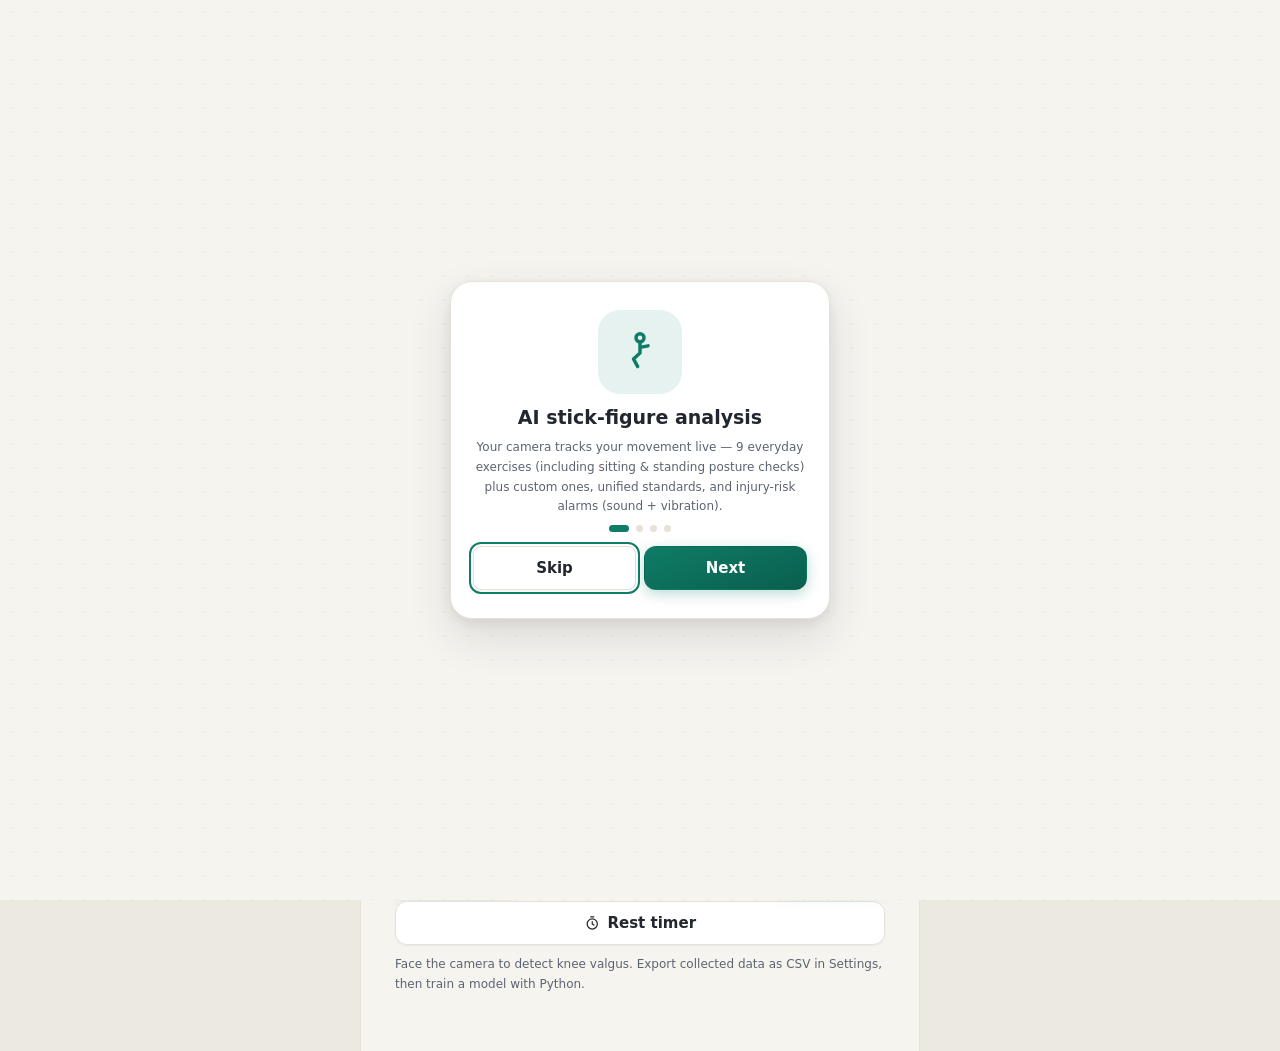
<file: index.html>
<!DOCTYPE html>
<html lang="zh-CN">
<head>
<meta charset="UTF-8">
<meta name="viewport" content="width=device-width, initial-scale=1.0, viewport-fit=cover">
<meta name="theme-color" content="#f6f4ef">
<meta name="description" content="康复AI：浏览器本地运行 AI 姿态识别，火柴人实时分析深蹲/弓步蹲/俯卧撑，训练记录与理疗预约，视频不上传。">
<title>康复AI · 火柴人姿势分析</title>
<link rel="icon" href="data:image/svg+xml,%3Csvg xmlns='http://www.w3.org/2000/svg' viewBox='0 0 40 40'%3E%3Crect width='40' height='40' rx='11' fill='%230e7c66'/%3E%3Ccircle cx='20' cy='12.5' r='3.4' fill='none' stroke='white' stroke-width='2.4'/%3E%3Cpath d='M20 16.5v8.2M20 20.5l-5.6 4.4M20 20.5l5.6 4.4M20 24.7l-4.4 5.6M20 24.7l4.4 5.6M20 19.5l-6-3.2M20 19.5l6-3.2' fill='none' stroke='white' stroke-width='2.4' stroke-linecap='round'/%3E%3C/svg%3E">
<link rel="manifest" href="manifest.json">
<meta name="apple-mobile-web-app-capable" content="yes">
<meta name="apple-mobile-web-app-status-bar-style" content="default">
<meta name="apple-mobile-web-app-title" content="康复AI">
<link rel="apple-touch-icon" href="icon-192.png">
<meta property="og:title" content="康复AI · Rehab AI — 火柴人姿势分析">
<meta property="og:description" content="On-device AI stick-figure posture analysis — squats, lunges, push-ups. Bilingual 中英双语, no video upload.">
<meta property="og:type" content="website">
<meta property="og:url" content="https://xushengqin666-cell.github.io/rehab-ai/">
<meta property="og:image" content="https://xushengqin666-cell.github.io/rehab-ai/icon-512.png">
<link rel="stylesheet" href="style.css">
<link rel="stylesheet" href="demo.css">
<!-- 设计系统覆盖层（生成物，见 DESIGN.md 与 tests/design-tokens-build.mjs）：必须最后加载 -->
<link rel="stylesheet" href="rehab-design-system.css">
</head>
<body>

<header class="app-header">
  <div class="brand">
    <svg class="brand-mark" viewBox="0 0 40 40" aria-hidden="true">
      <rect width="40" height="40" rx="11" fill="#0e7c66"/>
      <circle cx="20" cy="12.5" r="3.4" fill="none" stroke="#fff" stroke-width="2.4"/>
      <path d="M20 16.5v8.2M20 20.5l-5.6 4.4M20 20.5l5.6 4.4M20 24.7l-4.4 5.6M20 24.7l4.4 5.6M20 19.5l-6-3.2M20 19.5l6-3.2" fill="none" stroke="#fff" stroke-width="2.4" stroke-linecap="round"/>
    </svg>
    <div class="brand-text">
      <div class="logo" data-i18n="logoName">康复AI</div>
      <div class="sub" data-i18n="headerSub">火柴人姿势分析 · 端手互通</div>
    </div>
  </div>
  <button id="btn-lang" class="lang-btn" title="Switch language">EN</button>
</header>

<div id="block-sub" class="block-sub hidden"></div>

<main>
  <!-- ============ 复评（v2.33.0 新增：训练前 vs 现在的对比 + 哪里弱/练哪块肌群） ============ -->
  <section id="tab-recheck" class="tab">
    <div class="card">
      <h3 data-i18n="rcTitle">复评对比（训练前 vs 现在）</h3>
      <p class="hint" data-i18n="rcIntro">把最近一次评估与上一次（或训练前）逐项对照：活动度、疼痛、功能测试六维、量表、体态，自动算出差值与方向。</p>
      <div id="rc-compare"></div>
      <div class="controls">
        <button id="btn-rc-report" class="btn primary"><span data-i18n="rcReport">生成对比报告</span></button>
        <button id="btn-rc-assess" class="btn"><span data-i18n="rcGoAssess">再测一次（复评）</span></button>
        <button id="btn-rc-trend" class="btn"><span data-i18n="rcTrendBtn">看趋势</span></button>
      </div>
    </div>
    <div class="card">
      <h3 data-i18n="rcEvTitle">逐指标变化判定（含测量误差）</h3>
      <p class="hint" data-i18n="rcEvIntro">两次测量之差必须先跨过该指标的测量误差（最小可检测变化），才能称为真实变化；下面把差值与门槛一起给出。</p>
      <div id="rc-evidence"></div>
    </div>
    <div class="card">
      <h3 data-i18n="rcAnalyzeTitle">AI 分析：哪里有问题 · 该练哪块肌群</h3>
      <p class="hint" data-i18n="rcAnalyzeIntro">按你的评估数据推断可能的薄弱环节与对应肌群，并给出练什么。本地规则引擎先出结论；联网时可切换为大模型分析。</p>
      <div id="body-analysis"></div>
    </div>
    <div class="card">
      <h3 data-i18n="rcTrendTitle">恢复趋势</h3>
      <div id="rc-trend"></div>
    </div>
  </section>

  <!-- ============ 训练 ============ -->
  <section id="tab-train" class="tab active">
    <div class="ex-row">
      <div id="ex-chips" class="chips"></div>
    </div>
    <p class="hint" id="ex-desc"></p>
    <div id="goal-line" class="goal-line hidden"></div>
    <div id="train-today" class="card hidden" style="margin-top:10px;padding:12px 14px"></div>
    <div id="pain-strip" class="pain-strip"></div>
    <div id="train-demo" class="card hidden" style="margin-top:10px"></div>
    <div class="card" id="real-demo-wall" style="margin-top:10px">
      <h3 data-i18n="dmbWallTitle">全部动作 · 真人示范</h3>
      <p class="hint" data-i18n="dmbWallHint">每个动作都配真人实拍示范，点开可看完整动图与动作要点。</p>
      <div id="real-demo-grid" class="dmb-grid"></div>
    </div>

    <div class="camera-box">
      <video id="video" playsinline muted autoplay></video>
      <canvas id="overlay"></canvas>
      <div id="placeholder">
        <div class="ph-icon">
          <svg viewBox="0 0 24 24" fill="none" stroke="currentColor" stroke-width="1.6" stroke-linecap="round" stroke-linejoin="round"><circle cx="12" cy="4.8" r="2.2"/><path d="M12 7v5.6M12 12.6l-4 3M12 12.6l4 3M12 15.6l-3.2 4M12 15.6l3.2 4M12 9.6l-4.6-2M12 9.6l4.6-2"/></svg>
        </div>
        <p id="placeholder-text" data-i18n="phText">点击「开始分析」启动摄像头<br>手机请授权摄像头权限（需 HTTPS 或 localhost）</p>
      </div>
      <div id="loading" class="hidden"></div>
      <div id="train-timer" class="train-timer hidden"></div>
      <div id="cam-guide" class="cam-guide hidden"></div>
    </div>

    <div id="stats-box" class="hidden">
      <div id="chips" class="stats"></div>
    </div>

    <div id="feedback" class="feedback hidden"></div>
    <div id="cam-retry" class="hidden"></div>

    <!-- 二维码同步状态 -->
    <div id="sync-panel" class="card hidden" style="margin-top:12px">
      <h3 data-i18n="scanTitle">正在扫描二维码…</h3>
      <p class="hint" id="sync-progress">…</p>
      <div class="controls">
        <button id="btn-sync-cancel" class="btn" data-i18n="scanCancel">取消</button>
      </div>
    </div>

    <!-- 数据采集面板 -->
    <div id="collect-panel" class="card hidden" style="margin-top:12px">
      <h3 data-i18n="collectTitle">数据采集（训练真实模型用）</h3>
      <p class="hint" data-i18n="collectHint">摆好姿势 → 点下方标签记录当前帧特征。每个标签 ≥50 条效果最好。</p>
      <div id="collect-feats" class="collect-feats">特征: --</div>
      <div id="collect-labels" class="collect-labels"></div>
      <div id="collect-count" class="collect-count">已采 0 条</div>
    </div>

    <div class="controls">
      <button id="btn-start" class="btn primary">
        <span class="btn-ico" id="btn-start-ico"><svg viewBox="0 0 24 24"><path d="M8.2 5.6v12.8a.7.7 0 0 0 1.1.6l10.2-6.4a.7.7 0 0 0 0-1.2L9.3 5a.7.7 0 0 0-1.1.6Z" fill="currentColor"/></svg></span>
        <span id="btn-start-label" data-i18n="btnStart">开始分析</span>
      </button>
      <button id="btn-photo" class="btn">
        <span class="btn-ico"><svg viewBox="0 0 24 24" fill="none" stroke="currentColor" stroke-width="1.8" stroke-linecap="round" stroke-linejoin="round"><rect x="3.8" y="5.2" width="16.4" height="13.6" rx="2.2"/><circle cx="9.2" cy="10" r="1.5"/><path d="M4.8 17.2l5-4.6 3.6 3.2 2.9-2.6 2.9 2.8"/></svg></span>
        <span data-i18n="btnPhoto">图片分析</span>
      </button>
      <input type="file" id="photo-input" accept="image/*" hidden>
      <button id="btn-toggle-collect" class="btn">
        <span class="btn-ico"><svg viewBox="0 0 24 24" fill="none" stroke="currentColor" stroke-width="1.8" stroke-linecap="round" stroke-linejoin="round"><path d="M12.8 4.1l7.1.3a1.6 1.6 0 0 1 1.5 1.5l.3 7.1a2.4 2.4 0 0 1-.7 1.7l-6.9 6.9a2.4 2.4 0 0 1-3.4 0l-6.3-6.3a2.4 2.4 0 0 1 0-3.4l6.9-6.9a2.4 2.4 0 0 1 1.5-.9Z"/><circle cx="15.3" cy="8.7" r="1.5"/></svg></span>
        <span id="btn-collect-label" data-i18n="btnCollect">数据采集</span>
      </button>
      <button id="btn-save" class="btn accent" disabled>
        <span class="btn-ico"><svg viewBox="0 0 24 24" fill="none" stroke="currentColor" stroke-width="1.8" stroke-linecap="round" stroke-linejoin="round"><path d="M12 3.8a8.2 8.2 0 1 1 0 16.4 8.2 8.2 0 0 1 0-16.4Z"/><path d="m8.2 12.2 2.6 2.6 5-5.4"/></svg></span>
        <span data-i18n="btnSave">保存本次记录</span>
      </button>
      <button id="btn-rest" class="btn">
        <span class="btn-ico"><svg viewBox="0 0 24 24" fill="none" stroke="currentColor" stroke-width="1.8" stroke-linecap="round" stroke-linejoin="round"><circle cx="12" cy="13" r="7.4"/><path d="M12 9.6V13l2.4 1.6M9.8 2.6h4.4"/></svg></span>
        <span data-i18n="restBtn">休息计时</span>
      </button>
    </div>
    <p class="hint" data-i18n="trainHint">正面朝向镜头可检测膝盖内扣。采集的数据在「设置」页导出 CSV，用 Python 训练模型。</p>
  </section>

  <!-- ============ 体态评估（v2.19 新增：整体体态识别 → 识别完整才评价 → 指导性报告） ============ -->
  <section id="tab-posture" class="tab">
    <div class="card">
      <h3 data-i18n="paTitle">全身体态评估</h3>
      <p class="hint" data-i18n="paIntro">选择一种体态 → 全身完整入镜并保持 → AI 确认「识别完整」后才开始评价 → 指出不足并给出改进建议。</p>
      <div id="pa-kinds" class="pa-kinds">
        <button class="pa-kind" data-pa="standing"><span class="pa-kind-ico"><svg viewBox="0 0 24 24" fill="none" stroke="currentColor" stroke-width="1.8" stroke-linecap="round" stroke-linejoin="round"><circle cx="12" cy="4.8" r="2.2"/><path d="M12 7v5.6M12 12.6l-4 3M12 12.6l4 3M12 15.6l-3.2 4M12 15.6l3.2 4M12 9.6l-4.6-2M12 9.6l4.6-2"/></svg></span><span data-i18n="paKindStand">正常站立</span></button>
        <button class="pa-kind" data-pa="single"><span class="pa-kind-ico"><svg viewBox="0 0 24 24" fill="none" stroke="currentColor" stroke-width="1.8" stroke-linecap="round" stroke-linejoin="round"><circle cx="12" cy="4.8" r="2.2"/><path d="M12 7v8M12 11.5l-4 3M12 11.5l4 3M12 15l-3.2 4M12 15l3.2 4M12 9.5l-4.6-2M12 9.5l4.6-2M15.5 12.5l2.5-.5M15.5 14.5l2.5.5"/></svg></span><span data-i18n="paKindSingle">单腿站立</span></button>
        <button class="pa-kind" data-pa="squat"><span class="pa-kind-ico"><svg viewBox="0 0 24 24" fill="none" stroke="currentColor" stroke-width="1.8" stroke-linecap="round" stroke-linejoin="round"><circle cx="12" cy="5" r="2.2"/><path d="M12 7.2v3.6M12 10.8l-3 2M12 10.8l3 2M8.5 12.5 7 16M15.5 12.5 17 16M12 9.5l-4.6-2M12 9.5l4.6-2"/></svg></span><span data-i18n="paKindSquat">深蹲</span></button>
        <button class="pa-kind" data-pa="walk"><span class="pa-kind-ico"><svg viewBox="0 0 24 24" fill="none" stroke="currentColor" stroke-width="1.8" stroke-linecap="round" stroke-linejoin="round"><circle cx="12" cy="4.8" r="2.2"/><path d="M12 7v4.5M12 11.5l-3.5 2.5L7 16.5M12 11.5l3 1.5M10.5 16.5l2 2 3.5-2M12 9.5l-4-2M12 9.5l4-2"/></svg></span><span data-i18n="paKindWalk">走路</span></button>
        <button class="pa-kind" data-pa="run"><span class="pa-kind-ico"><svg viewBox="0 0 24 24" fill="none" stroke="currentColor" stroke-width="1.8" stroke-linecap="round" stroke-linejoin="round"><circle cx="12" cy="4.8" r="2.2"/><path d="M12 7v3.5M12 10.5l-4 2.5L6.5 15M12 10.5l3.5 2M9 15.5l2.5 3 4-1.5M12 9.5l-4.6-2M12 9.5l4.6-2M8.5 8.5 7 8M9.5 7l1.5-1.5"/></svg></span><span data-i18n="paKindRun">跑步</span></button>
      </div>
      <p class="hint tiny" id="pa-guide" data-i18n="paGuideStand">侧身或正面朝向镜头，全身入镜，自然站立 6 秒</p>
    </div>

    <div class="camera-box" id="pa-cam-box">
      <video id="pa-video" playsinline muted autoplay></video>
      <canvas id="pa-overlay"></canvas>
      <div id="pa-placeholder">
        <div class="ph-icon">
          <svg viewBox="0 0 24 24" fill="none" stroke="currentColor" stroke-width="1.6" stroke-linecap="round" stroke-linejoin="round"><circle cx="12" cy="4.8" r="2.2"/><path d="M12 7v5.6M12 12.6l-4 3M12 12.6l4 3M12 15.6l-3.2 4M12 15.6l3.2 4M12 9.6l-4.6-2M12 9.6l4.6-2"/></svg>
        </div>
        <p id="pa-placeholder-text" data-i18n="paPlaceholderShort">选一种体态 → 全身入镜保持稳定，AI 确认识别完整后自动评价</p>
      </div>
      <div id="pa-loading" class="hidden"></div>
    </div>

    <div id="pa-gate" class="card hidden">
      <h3 data-i18n="paGateTitle">识别完整性检查（先完整，再评价）</h3>
      <div id="pa-checks" class="pa-checks"></div>
      <div id="pa-progress" class="pa-progress"><div class="pa-progress-fill" id="pa-progress-fill"></div></div>
      <p class="hint tiny" id="pa-hint"></p>
    </div>

    <div class="controls">
      <button id="btn-pa-start" class="btn primary">
        <span class="btn-ico"><svg viewBox="0 0 24 24" fill="none" stroke="currentColor" stroke-width="1.8" stroke-linecap="round" stroke-linejoin="round"><path d="M8.2 5.6v12.8a.7.7 0 0 0 1.1.6l10.2-6.4a.7.7 0 0 0 0-1.2L9.3 5a.7.7 0 0 0-1.1.6Z" fill="currentColor"/></svg></span>
        <span id="btn-pa-start-label" data-i18n="paBtnStart">开始体态评估</span>
      </button>
      <button id="btn-pa-demo" class="btn">
        <span class="btn-ico"><svg viewBox="0 0 24 24" fill="none" stroke="currentColor" stroke-width="1.8" stroke-linecap="round" stroke-linejoin="round"><path d="M4.5 5.5h5l2-2h1l2 2h5v10h-15z"/><circle cx="12" cy="11" r="3.4"/></svg></span>
        <span data-i18n="paBtnDemo">演示模式</span>
      </button>
    </div>

    <div id="pa-report" class="card hidden"></div>

    <div class="card">
      <h3 data-i18n="romTitle">关节活动度 ROM 测量</h3>
      <p class="hint" data-i18n="romIntro">测 6 秒取最大活动范围：选测量项与侧别 → 按提示慢慢做到最大幅度 → 自动记录角度、等级与左右差异。</p>
      <div id="rom-items" class="pa-kinds"></div>
      <div class="controls" style="margin-top:8px">
        <div class="seg" id="rom-side">
          <button data-side="L" class="on" data-i18n="romSideL">左侧</button>
          <button data-side="R" data-i18n="romSideR">右侧</button>
        </div>
      </div>
      <p class="hint tiny" id="rom-guide"></p>
      <div class="controls">
        <button id="btn-rom-start" class="btn primary"><span id="btn-rom-start-label" data-i18n="romStart">开始 ROM 测量</span></button>
        <button id="btn-rom-demo" class="btn" data-i18n="romDemo">演示模式</button>
      </div>
      <div id="rom-live" class="rom-live hidden"></div>
      <div id="rom-result" class="hidden"></div>
      <p class="hint tiny" id="rom-history-title" data-i18n="romHistoryTitle" style="margin-top:12px">ROM 历史</p>
      <div id="rom-history" class="list"></div>
    </div>

    <div class="card">
      <h3 data-i18n="paHistoryTitle">历史体态评估</h3>
      <div id="pa-history" class="list"></div>
    </div>

    <div class="card">
      <h3 data-i18n="eduTitle">康复小课堂</h3>
      <p class="hint" data-i18n="eduHint">点开卡片了解「为什么会这样 · 不纠正会怎样 · 日常该注意什么」，并直接跳到对应训练。</p>
      <div id="edu-list" class="list"></div>
    </div>
  </section>

  <!-- ============ 功能测试（v2.20 新增：动态动作分析 · 运动学引擎 · 知识库训练 · 长期追踪） ============ -->
  <section id="tab-ft" class="tab">
    <div class="card">
      <h3 data-i18n="ftTitle">运动功能测试（动态动作）</h3>
      <p class="hint" data-i18n="ftIntro">5 项动态动作约 5 分钟：AI 分析整个动作过程——关节角度、左右对称、速度、稳定性、活动范围、一致性，与标准模板比对相似度，再按「问题→训练」知识库给出个性化方案；复测时自动对比上次进步。</p>
      <p class="hint tiny" data-i18n="ftScoreWeights">评分权重：静态对称 20% · 关节排列 20% · 动态控制 25% · 稳定性 15% · 活动度 10% · 一致性 10%</p>
      <div id="ft-moves" class="pa-kinds"></div>
      <p class="hint tiny" id="ft-guide"></p>
      <p class="hint tiny" data-i18n="ftWarmup">测试前请先活动关节 30 秒</p>
    </div>

    <div class="camera-box" id="ft-cam-box">
      <video id="ft-video" playsinline muted autoplay></video>
      <canvas id="ft-overlay"></canvas>
      <div id="ft-placeholder">
        <div class="ph-icon">
          <svg viewBox="0 0 24 24" fill="none" stroke="currentColor" stroke-width="1.6" stroke-linecap="round" stroke-linejoin="round"><circle cx="12" cy="4.8" r="2.2"/><path d="M12 7v5.6M12 12.6l-4 3M12 12.6l4 3M12 15.6l-3.2 4M12 15.6l3.2 4M12 9.6l-4.6-2M12 9.6l4.6-2"/></svg>
        </div>
        <p id="ft-placeholder-text" data-i18n="ftPlaceholderShort">选择动作 → 全身入镜，AI 先检查完整性再分析</p>
      </div>
      <div id="ft-loading" class="hidden"></div>
    </div>

    <div id="ft-gate" class="card hidden">
      <h3 data-i18n="ftGateTitle">识别完整性检查（先完整，再分析）</h3>
      <div id="ft-checks" class="pa-checks"></div>
      <p class="hint tiny" id="ft-hint"></p>
    </div>

    <div id="ft-live" class="card hidden">
      <h3 data-i18n="ftLive">实时数据</h3>
      <div id="ft-live-metrics" class="stats"></div>
      <div id="ft-live-sub" class="hint tiny hidden"></div>
      <div class="ft-cue" id="ft-cue"></div>
    </div>

    <div class="controls">
      <button id="btn-ft-start" class="btn primary">
        <span class="btn-ico"><svg viewBox="0 0 24 24" fill="none" stroke="currentColor" stroke-width="1.8" stroke-linecap="round" stroke-linejoin="round"><path d="M8.2 5.6v12.8a.7.7 0 0 0 1.1.6l10.2-6.4a.7.7 0 0 0 0-1.2L9.3 5a.7.7 0 0 0-1.1.6Z" fill="currentColor"/></svg></span>
        <span id="btn-ft-start-label" data-i18n="ftBtnStart">开始测试</span>
      </button>
      <button id="btn-ft-battery" class="btn">
        <span class="btn-ico"><svg viewBox="0 0 24 24" fill="none" stroke="currentColor" stroke-width="1.8" stroke-linecap="round" stroke-linejoin="round"><path d="M4 7h11v10H4zM15 9.5h2l1.5 1.5v2L17 14.5h-2M8 10.5v3M6.5 12h3"/></svg></span>
        <span data-i18n="ftBatteryBtn">完整测试（5 项连测）</span>
      </button>
      <button id="btn-ft-demo" class="btn">
        <span class="btn-ico"><svg viewBox="0 0 24 24" fill="none" stroke="currentColor" stroke-width="1.8" stroke-linecap="round" stroke-linejoin="round"><path d="M4.5 5.5h5l2-2h1l2 2h5v10h-15z"/><circle cx="12" cy="11" r="3.4"/></svg></span>
        <span data-i18n="ftBtnDemo">演示模式</span>
      </button>
    </div>

    <div id="ft-report" class="card hidden"></div>

    <div class="card">
      <h3 data-i18n="ftProfileTitle">数字人体档案</h3>
      <div id="ft-profile"></div>
    </div>

    <div class="card">
      <h3 data-i18n="ftHistoryTitle">测试记录</h3>
      <div id="ft-history" class="list"></div>
    </div>
  </section>

  <!-- ============ 今日（v2.21 新增：综合运动指数 · 恢复建议 · 坚持热力图 · 周小结） ============ -->
  <section id="tab-home" class="tab">
    <div class="card">
      <h3 data-i18n="relayTitle">端手接力（手机 ⇄ 电脑）</h3>
      <p class="hint" data-i18n="relayIntro">三步把数据搬过去：①在本机点「导出数据」拿到一个备份文件；②用微信/邮件/隔空投送传到另一台；③在另一台点「导入并合并」——两台的数据会合并（不是覆盖），编号相同的记录自动去重。</p>
      <div class="controls">
        <button id="btn-relay-export" class="btn primary"><span data-i18n="btnExport">导出数据</span></button>
        <button id="btn-relay-import" class="btn"><span data-i18n="btnImport">导入并合并</span></button>
        <button id="btn-relay-qr" class="btn"><span data-i18n="btnSyncShow2">面对面二维码同步</span></button>
      </div>
      <p class="hint tiny" id="relay-state"></p>
      <p class="hint tiny" data-i18n="relayHint">两台在同一房间时用二维码最快；不在同一地点就传文件。两种方式都是本地直传，不经过任何服务器。</p>
    </div>
    <div class="card">
      <h3 data-i18n="loopTitle">康复闭环（一条主线）</h3>
      <p class="hint" data-i18n="loopIntro">评估发现问题 → 生成训练 → 训练后记疼痛 → 复评对比：五步自动串起来，每一步都能一键跳到该去的地方。</p>
      <div id="care-loop"></div>
    </div>
    <div class="card">
      <h3 data-i18n="homeTitle">今日总览</h3>
      <div id="home-index"></div>
      <p class="hint tiny" id="home-pain" style="margin-top:8px"></p>
    </div>
    <div class="card" id="ai-plan-card">
      <h3 data-i18n="aiPlanTitle">AI 今日处方</h3>
      <p class="hint" data-i18n="aiPlanIntro">依据你自己的数据算出来，不是固定模板：规则与阈值都可在「设置 → 智能引擎」里改；采纳与否会被记住，下次自动调整。</p>
      <div id="ai-plan"></div>
    </div>
    <div class="card">
      <h3 data-i18n="homeToday">今日任务</h3>
      <div id="home-today" class="list"></div>
    </div>
    <div class="card">
      <h3 data-i18n="homeStreak30">30 天坚持</h3>
      <div id="home-heat" class="hm-heat"></div>
    </div>
    <div class="card">
      <h3 data-i18n="homeWeek">本周小结</h3>
      <div id="home-week"></div>
    </div>
  </section>

  <!-- ============ 跟练（v2.21 新增：引导式训练 · 节拍器 · 语音 · 组间休息 · 计入训练记录） ============ -->
  <section id="tab-guide" class="tab">
    <div class="card">
      <h3 data-i18n="guideTitle">AI 跟练（引导式训练）</h3>
      <p class="hint" data-i18n="guideIntro">选一节康复跟练课：节拍器打节奏、语音报组次、组间自动休息，完成后自动计入训练记录（无需摄像头）。</p>
      <div id="gw-list" class="gw-list"></div>
    </div>
    <div class="card" id="gw-demos-card">
      <h3 data-i18n="dmbGuideDemos">标准动作示范（跟练课动作）</h3>
      <p class="hint" data-i18n="dmbGuideDemosHint">点动作看标准做法：关键帧图解 · 判定标准（本应用实际使用的角度）· 常见错误对照。可播放成动图，边看边练。</p>
      <div id="gw-demos" class="dmb-grid"></div>
    </div>
    <div id="gw-active" class="card hidden">
      <div class="gw-stage" id="gw-stage"></div>
    </div>
  </section>

  <!-- ============ 记录打卡 ============ -->
  <section id="tab-record" class="tab">
    <div class="card">
      <h3 data-i18n="weekTitle">本周概况</h3>
      <div id="week-chart" class="chart"></div>
      <div class="summary-line" id="summary-line"></div>
      <p class="hint tiny" id="week-best" style="margin-top:4px"></p>
    </div>
    <div class="card">
      <h3 data-i18n="trendTitle">30 天趋势</h3>
      <p class="chart-cap" data-i18n="trendReps">每日次数</p>
      <div id="trend-chart" class="trend"></div>
      <p class="chart-cap" data-i18n="trendQuality">动作质量（不合格帧 %）</p>
      <div id="quality-chart" class="trend"></div>
    </div>
    <div class="card">
      <h3 data-i18n="distTitle">各动作分布</h3>
      <div id="dist-chart" class="dist"></div>
    </div>
    <div class="card">
      <h3 data-i18n="achTitle">成就</h3>
      <div id="ach-grid" class="ach"></div>
      <p class="hint tiny" id="ach-count" style="margin-top:6px"></p>
    </div>
    <div class="card">
      <h3 data-i18n="painTitle">疼痛记录（VAS 0–10）</h3>
      <p class="hint" data-i18n="painHint">训练前后各记一次：看训练是让疼痛变好还是变差。≥7 分建议先休息，或咨询治疗师。</p>
      <div id="pain-now" class="pain-now"></div>
      <div id="pain-chart" class="trend"></div>
      <div class="controls">
        <button id="btn-pain-pre" class="btn"><span data-i18n="painPre">记训练前疼痛</span></button>
        <button id="btn-pain-post" class="btn"><span data-i18n="painPost">记训练后疼痛</span></button>
      </div>
      <div id="pain-list" class="list" style="margin-top:8px"></div>
    </div>
    <div class="card">
      <h3 data-i18n="repTitle">治疗师报告</h3>
      <p class="hint" data-i18n="repHint">把近 30 天的评估、训练、疼痛与建议汇总成一页报告：导出 HTML 后用浏览器「打印 → 另存为 PDF」即可发给治疗师，也可以直接发图片。</p>
      <div id="rep-summary" class="rep-summary"></div>
      <div class="controls">
        <button id="btn-rep-html" class="btn primary"><span data-i18n="repExportHtml">导出报告（HTML/PDF）</span></button>
        <button id="btn-rep-png" class="btn"><span data-i18n="repExportPng">导出图片</span></button>
        <button id="btn-rep-copy" class="btn"><span data-i18n="repCopy">复制摘要</span></button>
      </div>
    </div>
    <div class="card">
      <h3 data-i18n="recordTitle">打卡记录</h3>
      <div id="session-list" class="list"></div>
    </div>
  </section>

  <!-- ============ 评估反馈 ============ -->
  <section id="tab-assess" class="tab">
    <div class="card">
      <h3 data-i18n="assessTitle">自我评估（1 分钟）</h3>
      <div class="q">
        <label data-i18n="qPain">1. 下蹲时膝盖有疼痛吗？</label>
        <div class="seg" data-q="pain">
          <button data-v="0" class="on" data-i18n="pain0">无</button>
          <button data-v="1" data-i18n="pain1">轻微</button>
          <button data-v="2" data-i18n="pain2">明显</button>
        </div>
      </div>
      <div class="q">
        <label data-i18n="qValgus">2. 深蹲时膝盖会不自觉向内扣吗？</label>
        <div class="seg" data-q="valgus">
          <button data-v="0" class="on" data-i18n="valgus0">不会</button>
          <button data-v="1" data-i18n="valgus1">有时</button>
          <button data-v="2" data-i18n="valgus2">经常</button>
        </div>
      </div>
      <div class="q">
        <label data-i18n="qBack">3. 久坐或运动后腰痛？</label>
        <div class="seg" data-q="back">
          <button data-v="0" class="on" data-i18n="back0">无</button>
          <button data-v="1" data-i18n="back1">偶尔</button>
          <button data-v="2" data-i18n="back2">经常</button>
        </div>
      </div>
      <div class="q">
        <label data-i18n="qFreq">4. 每周运动频率？</label>
        <div class="seg" data-q="freq">
          <button data-v="0" class="on" data-i18n="freq0">&lt;1次</button>
          <button data-v="1" data-i18n="freq1">1-3次</button>
          <button data-v="2" data-i18n="freq2">4次以上</button>
        </div>
      </div>
      <button id="btn-assess" class="btn primary block">
        <span class="btn-ico"><svg viewBox="0 0 24 24" fill="none" stroke="currentColor" stroke-width="1.8" stroke-linecap="round" stroke-linejoin="round"><rect x="6.5" y="4.2" width="11" height="16.2" rx="2.2"/><path d="M9.4 4.2v-1a1 1 0 0 1 1-1h3.2a1 1 0 0 1 1 1v1M9.2 13.6l2.1 2.1 3.7-4.4"/></svg></span>
        <span data-i18n="btnAssess">生成评估报告</span>
      </button>
      <div id="assess-result" class="assess-result hidden"></div>
    </div>
    <div class="card">
      <h3 data-i18n="assessTrend">评估分数趋势</h3>
      <div id="assess-trend" class="trend"></div>
    </div>
    <div class="card">
      <h3 data-i18n="promTitle">标准化自评量表（PROMs）</h3>
      <p class="hint" data-i18n="promIntro">用国际通用的随访量表记录功能受限程度：ODI 腰痛 · NDI 颈痛 · KOOS-12 膝痛 · EQ-5D-5L 通用健康。同一量表反复填写即可看恢复曲线，结果自动进入治疗师报告。</p>
      <div id="prom-list" class="pa-kinds"></div>
      <p class="hint tiny" id="prom-desc"></p>
      <div class="controls">
        <button id="btn-prom-start" class="btn primary"><span data-i18n="promStart">开始填写</span></button>
        <button id="btn-prom-cancel" class="btn hidden" data-i18n="cfCancel">取消</button>
      </div>
      <div id="prom-form" class="hidden"></div>
      <div id="prom-result" class="hidden"></div>
      <p class="hint tiny" id="prom-history-title" data-i18n="promHistoryTitle" style="margin-top:12px">量表历史</p>
      <div id="prom-history" class="list"></div>
    </div>
    <div class="card">
      <h3 data-i18n="assessListTitle">历史评估</h3>
      <div id="assess-list" class="list"></div>
    </div>
  </section>

  <!-- ============ 预约日程 ============ -->
  <section id="tab-schedule" class="tab">
    <div class="card">
      <h3 data-i18n="pathTitle">康复路径（分阶段）</h3>
      <p class="hint" data-i18n="pathIntro">不是写死的模板：路径、当前阶段、进阶条件都由你定；系统按你自己的数据推荐起点与升级时机，并可随时手动调整。</p>
      <div id="path-rec" class="hint tiny"></div>
      <div id="path-pick" class="pa-kinds"></div>
      <div id="path-body"></div>
    </div>
    <div class="card">
      <h3 data-i18n="todayPlan">今日任务</h3>
      <div id="today-plan" class="list"></div>
    </div>

    <div class="card">
      <h3 data-i18n="planTitle">康复计划</h3>
      <p class="hint" data-i18n="planHint">给每周的每天安排动作和目标次数，训练页打卡后自动计入进度。</p>
      <div id="plan-list" class="list"></div>
      <button id="btn-plan-add" class="btn block" data-i18n="btnPlanAdd">➕ 添加动作到计划</button>
      <button id="btn-ai-plan" class="btn primary block" style="margin-top:8px">
        <span class="btn-ico"><svg viewBox="0 0 24 24" fill="none" stroke="currentColor" stroke-width="1.8" stroke-linecap="round" stroke-linejoin="round"><path d="M12 4.5l1.4 4.1 4.1 1.4-4.1 1.4L12 15.5l-1.4-4.1-4.1-1.4 4.1-1.4Z"/><path d="M18.5 15.5l.7 2 2 .7-2 .7-.7 2-.7-2-2-.7 2-.7Z"/></svg></span>
        <span data-i18n="aiPlanBtn">AI 一键生成计划</span>
      </button>
      <div id="plan-editor" class="plan-editor hidden">
        <div id="plan-ex-pick" class="chips" style="margin-top:10px"></div>
        <div class="cf-rep" style="margin-top:8px">
          <input type="number" id="plan-reps" min="1" value="30" placeholder="目标次数" data-i18n-ph="planReps">
        </div>
        <div class="plan-days" id="plan-days"></div>
        <div class="controls">
          <button id="btn-plan-cancel" class="btn" data-i18n="cfCancel">取消</button>
          <button id="btn-plan-save" class="btn primary" data-i18n="cfSave">保存</button>
        </div>
      </div>
    </div>

    <div class="card">
      <h3 data-i18n="remTitle">训练提醒</h3>
      <p class="hint" data-i18n="remHint">到点提醒完成今日计划（需允许通知；页面开着时生效）。</p>
      <div class="rem-row">
        <input type="time" id="rem-time" value="18:00">
        <button id="btn-rem-toggle" class="btn primary" data-i18n="btnRemEnable">开启提醒</button>
      </div>
      <p class="hint" id="rem-status"></p>
    </div>

    <div class="card">
      <h3 data-i18n="sedTitle">久坐提醒</h3>
      <p class="hint" data-i18n="sedHint">久坐一段时间提醒起来活动，保护腰椎和肩颈。</p>
      <div class="rem-row">
        <select id="sed-interval" style="flex:1">
          <option value="30" data-i18n="sedOpt30">30 分钟</option>
          <option value="45" selected data-i18n="sedOpt45">45 分钟</option>
          <option value="60" data-i18n="sedOpt60">60 分钟</option>
        </select>
        <button id="btn-sed-toggle" class="btn primary" data-i18n="sedEnable">开启久坐提醒</button>
      </div>
      <p class="hint" id="sed-status"></p>
    </div>

    <div class="card">
      <h3 data-i18n="voiceTitle">语音播报</h3>
      <p class="hint" data-i18n="voiceHint">开启后用语音提示动作要领、计数里程碑和危险警报（手机/电脑系统语音，离线可用）。</p>
      <div class="rem-row">
        <button id="btn-voice-toggle" class="btn primary block" data-i18n="btnVoiceEnable">开启语音</button>
      </div>
      <p class="hint" id="voice-status"></p>
    </div>

    <div class="card">
      <h3 data-i18n="apptTitle">理疗预约</h3>
      <form id="appt-form" class="form">
        <input type="date" id="appt-date" required>
        <input type="time" id="appt-time" required>
        <input type="text" id="appt-place" placeholder="理疗师 / 医院名称" data-i18n-ph="phPlace" required>
        <input type="text" id="appt-note" placeholder="备注（可选）" data-i18n-ph="phNote">
        <button class="btn primary block">
          <span class="btn-ico"><svg viewBox="0 0 24 24" fill="none" stroke="currentColor" stroke-width="1.8" stroke-linecap="round" stroke-linejoin="round"><path d="M12 5.5v13M5.5 12h13"/></svg></span>
          <span data-i18n="btnAddAppt">添加预约</span>
        </button>
      </form>
    </div>
    <div class="card">
      <h3 data-i18n="apptListTitle">预约列表</h3>
      <div id="appt-list" class="list"></div>
    </div>
  </section>

  <!-- ============ 设置 ============ -->
  <section id="tab-settings" class="tab">
    <div class="card">
      <h3 data-i18n="profileTitle">个人资料</h3>
      <div class="form">
        <input type="text" id="pf-name" placeholder="昵称" data-i18n-ph="phName">
        <select id="pf-goal">
          <option value="knee" data-i18n="goalKnee">膝关节康复</option>
          <option value="posture" data-i18n="goalPosture">改善姿势</option>
          <option value="fitness" data-i18n="goalFitness">增强体能</option>
          <option value="other" data-i18n="goalOther">其他</option>
        </select>
        <input type="text" id="pf-injury" placeholder="伤情备注（可选，仅存本机）" data-i18n-ph="phInjury">
        <button id="btn-save-profile" class="btn primary block" data-i18n="btnSaveProfile">保存资料</button>
      </div>
    </div>

    <div class="card">
      <h3 data-i18n="customTitle">自定义动作</h3>
      <p class="hint" data-i18n="customHint">自己定义动作：选三个关节量夹角（或竖直角度）、设合格范围、设计数规则、写提示语。创建后在「训练」页选择使用。</p>
      <div id="custom-list" class="list"></div>
      <button id="btn-new-custom" class="btn primary block">
        <span class="btn-ico"><svg viewBox="0 0 24 24" fill="none" stroke="currentColor" stroke-width="1.8" stroke-linecap="round" stroke-linejoin="round"><path d="M12 5.5v13M5.5 12h13"/></svg></span>
        <span data-i18n="btnNewCustom">新建自定义动作</span>
      </button>
    </div>

    <div class="card hidden" id="custom-form-card">
      <h3 id="cf-title">新建自定义动作</h3>
      <div class="form">
        <input type="text" id="cf-name" placeholder="动作名称（如：单腿蹲）" data-i18n-ph="cfNamePh">
        <input type="text" id="cf-desc" placeholder="动作说明（可选）" data-i18n-ph="cfDescPh">
        <div class="cf-grid">
          <div class="cf-group">
            <b data-i18n="cfA1">角度1（主角度）</b>
            <input type="text" id="cf-a1-name" placeholder="角度名称（如：膝角）" data-i18n-ph="cfAngleName1">
            <select id="cf-a1-type">
              <option value="angle" data-i18n="cfTypeAngle">三点夹角</option>
              <option value="vertical" data-i18n="cfTypeVertical">竖直角度</option>
            </select>
            <div class="cf-joints" id="cf-a1-a"></div>
            <div class="cf-joints" id="cf-a1-b"></div>
            <div class="cf-joints" id="cf-a1-c"></div>
            <div class="cf-rule">
              <input type="number" id="cf-r1-min" placeholder="合格最小(可空)" data-i18n-ph="cfMin">
              <input type="number" id="cf-r1-max" placeholder="合格最大(可空)" data-i18n-ph="cfMax">
              <input type="text" id="cf-r1-good" placeholder="合格提示" data-i18n-ph="cfGoodPh">
              <input type="text" id="cf-r1-bad" placeholder="不合格提示" data-i18n-ph="cfBadPh">
            </div>
          </div>
          <div class="cf-group">
            <b data-i18n="cfA2">角度2（辅助）</b>
            <input type="text" id="cf-a2-name" placeholder="角度名称（如：前倾）" data-i18n-ph="cfAngleName2">
            <select id="cf-a2-type">
              <option value="angle" data-i18n="cfTypeAngle">三点夹角</option>
              <option value="vertical" selected data-i18n="cfTypeVertical">竖直角度</option>
            </select>
            <div class="cf-joints" id="cf-a2-a"></div>
            <div class="cf-joints" id="cf-a2-b"></div>
            <div class="cf-rule">
              <input type="number" id="cf-r2-min" placeholder="合格最小(可空)" data-i18n-ph="cfMin">
              <input type="number" id="cf-r2-max" placeholder="合格最大(可空)" data-i18n-ph="cfMax">
              <input type="text" id="cf-r2-good" placeholder="合格提示" data-i18n-ph="cfGoodPh">
              <input type="text" id="cf-r2-bad" placeholder="不合格提示" data-i18n-ph="cfBadPh">
            </div>
          </div>
        </div>
        <div class="cf-group">
          <b data-i18n="cfRep">次数计数</b>
          <div class="cf-rep">
            <select id="cf-rep-metric">
              <option value="a1" data-i18n="cfRepMetricA1">用角度1 计数</option>
              <option value="a2" data-i18n="cfRepMetricA2">用角度2 计数</option>
            </select>
            <input type="number" id="cf-rep-down" placeholder="下蹲阈值(如100)" data-i18n-ph="cfRepDown">
            <input type="number" id="cf-rep-up" placeholder="起身阈值(如150)" data-i18n-ph="cfRepUp">
          </div>
        </div>
        <div class="controls">
          <button id="cf-cancel" class="btn" data-i18n="cfCancel">取消</button>
          <button id="cf-save" class="btn primary" data-i18n="cfSave">保存</button>
        </div>
      </div>
    </div>

    <div class="card">
      <h3 data-i18n="exportTitle">数据导出（训练模型闭环）</h3>
      <p class="hint" data-i18n="exportHint">在训练页开启「数据采集」打标签后，导出 CSV → 电脑上用 <b>train_from_web.py</b> 训练真实模型。</p>
      <div class="controls">
        <button id="btn-export-collect" class="btn">
          <span class="btn-ico"><svg viewBox="0 0 24 24" fill="none" stroke="currentColor" stroke-width="1.8" stroke-linecap="round" stroke-linejoin="round"><path d="M12 4v10M7.5 10.5 12 15l4.5-4.5M5 20h14"/></svg></span>
          <span data-i18n="btnExportCollect">导出采集 CSV</span>
        </button>
        <button id="btn-clear-collect" class="btn danger">
          <span class="btn-ico"><svg viewBox="0 0 24 24" fill="none" stroke="currentColor" stroke-width="1.8" stroke-linecap="round" stroke-linejoin="round"><path d="M5 7h14M10 7V5.5A1.5 1.5 0 0 1 11.5 4h1A1.5 1.5 0 0 1 14 5.5V7M6.5 7l.8 11.5a2 2 0 0 0 2 2h5.4a2 2 0 0 0 2-2L17.5 7M10 11v6M14 11v6"/></svg></span>
          <span data-i18n="btnClearCollect">清空采集</span>
        </button>
      </div>
    </div>

    <div class="card">
      <h3 data-i18n="syncTitle">端手互通（二维码同步）</h3>
      <p class="hint" data-i18n="syncHint">两台设备都打开同一个网址：一台点「显示二维码」，另一台点「扫描二维码」，数据几秒内自动合并。</p>
      <div class="controls">
        <button id="btn-sync-show" class="btn primary">
          <span class="btn-ico"><svg viewBox="0 0 24 24" fill="none" stroke="currentColor" stroke-width="1.8" stroke-linecap="round" stroke-linejoin="round"><rect x="4.5" y="4.5" width="6" height="6" rx="1"/><rect x="13.5" y="4.5" width="6" height="6" rx="1"/><rect x="4.5" y="13.5" width="6" height="6" rx="1"/><path d="M13.5 13.5h3v3h-3zM13.5 19.5h3M19.5 13.5v6"/></svg></span>
          <span data-i18n="btnSyncShow">显示二维码</span>
        </button>
        <button id="btn-sync-scan" class="btn">
          <span class="btn-ico"><svg viewBox="0 0 24 24" fill="none" stroke="currentColor" stroke-width="1.8" stroke-linecap="round" stroke-linejoin="round"><path d="M3.5 8V6.5A2.5 2.5 0 0 1 6 4h2M15.5 4H18a2.5 2.5 0 0 1 2.5 2.5V8M20.5 16v1.5a2.5 2.5 0 0 1-2.5 2.5h-2.5M8.5 20H6a2.5 2.5 0 0 1-2.5-2.5V16"/></svg></span>
          <span data-i18n="btnSyncScan">扫描二维码</span>
        </button>
      </div>
    </div>

    <div class="card">
      <h3 data-i18n="accountTitle">我的账号</h3>
      <div class="account-row">
        <div class="account-avatar" id="account-avatar">?</div>
        <div style="flex:1;min-width:0">
          <div class="account-email" id="cloud-status" data-i18n="cloudNotLoggedIn">未登录</div>
      <div class="hint tiny" id="cloud-last"></div>
          <div class="hint" style="margin-top:2px" data-i18n="accountHint">登录后所有数据自动同步到云端，换设备登录即可恢复。</div>
        </div>
      </div>
      <div class="controls">
        <button id="btn-open-login" class="btn primary" data-i18n="btnOpenLogin">登录 / 注册</button>
        <button id="btn-config-server" class="btn hidden" data-i18n="btnConfigServer">配置服务器</button>
        <button id="btn-cloud-sync" class="btn primary hidden" data-i18n="btnCloudSync">立即同步</button>
        <button id="btn-cloud-logout" class="btn hidden" data-i18n="btnCloudLogout">退出登录</button>
        <button id="btn-delete-account" class="btn danger hidden" data-i18n="btnDeleteAccount">删除账号</button>
      </div>
    </div>

    <div class="card">
      <h3 data-i18n="backupTitle">备份 / 恢复（JSON 文件）</h3>
      <p class="hint" data-i18n="backupHint">完整备份（含采集数据）：导出 JSON 文件保存，另一台「导入数据」恢复。</p>
      <p class="hint tiny" id="storage-size"></p>
      <p class="hint tiny" id="storage-break"></p>
      <p class="hint tiny" id="last-backup"></p>
      <div class="controls">
        <button id="btn-export" class="btn">
          <span class="btn-ico"><svg viewBox="0 0 24 24" fill="none" stroke="currentColor" stroke-width="1.8" stroke-linecap="round" stroke-linejoin="round"><path d="M12 4v10M7.5 10.5 12 15l4.5-4.5M5 20h14"/></svg></span>
          <span data-i18n="btnExport">导出数据</span>
        </button>
        <button id="btn-import" class="btn">
          <span class="btn-ico"><svg viewBox="0 0 24 24" fill="none" stroke="currentColor" stroke-width="1.8" stroke-linecap="round" stroke-linejoin="round"><path d="M12 15V5M7.5 8.5 12 4l4.5 4.5M5 20h14"/></svg></span>
          <span data-i18n="btnImport">导入数据</span>
        </button>
        <input type="file" id="import-input" accept=".json" hidden>
        <button id="btn-clear" class="btn danger">
          <span class="btn-ico"><svg viewBox="0 0 24 24" fill="none" stroke="currentColor" stroke-width="1.8" stroke-linecap="round" stroke-linejoin="round"><path d="M5 7h14M10 7V5.5A1.5 1.5 0 0 1 11.5 4h1A1.5 1.5 0 0 1 14 5.5V7M6.5 7l.8 11.5a2 2 0 0 0 2 2h5.4a2 2 0 0 0 2-2L17.5 7M10 11v6M14 11v6"/></svg></span>
          <span data-i18n="btnClearAll">清除全部数据</span>
        </button>
      </div>
    </div>

    <div class="card">
      <h3 data-i18n="aiTitle">AI 系统管家</h3>
      <div id="ai-card"><div class="hint" data-i18n="aiSub">自动体检本系统，收集反馈，协调更新</div></div>
    </div>

    <div class="card">
      <h3 data-i18n="aiEngTitle">智能引擎（可自行调整）</h3>
      <p class="hint" data-i18n="aiEngIntro">这里的每一条都能改：阈值、强度偏好、目标值全部由你决定；关闭自动调参后，AI 只汇报数据、不再改你的训练量。</p>
      <div class="form">
        <label class="hint" for="ai-pain-alarm" data-i18n="aiEngAlarm">疼痛预警阈值（训练后比训练前高几分就提醒）</label>
        <select id="ai-pain-alarm">
          <option value="1">1</option><option value="2">2</option><option value="3">3</option><option value="4">4</option>
        </select>
        <label class="hint" data-i18n="aiEngIntensity">训练强度偏好</label>
        <div class="seg" id="ai-intensity">
          <button data-int="soft" data-i18n="aiEngSoft">保守</button>
          <button data-int="std" data-i18n="aiEngStd">标准</button>
          <button data-int="hard" data-i18n="aiEngHard">积极</button>
        </div>
        <label class="hint" style="display:flex;align-items:center;gap:8px">
          <input type="checkbox" id="ai-auto-adapt" style="width:auto"> <span data-i18n="aiEngAuto">允许 AI 自动调整组数/强度/休息</span>
        </label>
      </div>
      <p class="hint tiny" data-i18n="aiEngTargets">我的 ROM 目标值（留空 = 用临床参考值）</p>
      <div id="ai-rom-targets" class="seg-grid"></div>
      <p class="hint tiny" data-i18n="aiEngBaseline" style="margin-top:12px">我的个人基线（来自你自己的历史）</p>
      <div id="ai-baseline" class="rep-summary"></div>
      <div class="controls" style="margin-top:10px">
        <button id="btn-ai-reset" class="btn" data-i18n="aiEngReset">恢复默认设置</button>
      </div>
    </div>

    <div class="card">
      <h3 data-i18n="camTitle">影像设置（手机不用放很远）</h3>
      <p class="hint" data-i18n="camIntro">默认用竖幅 3:4，同样距离能看到更多身体；支持变焦的手机自动拉到最广视野；识别不到全身时会给「后退/靠近」的具体提示。</p>
      <div class="form">
        <label class="hint" data-i18n="camAspect">画面比例</label>
        <div class="seg" id="cam-aspect">
          <button data-cam-asp="34" data-i18n="camAspect34">竖幅 3:4（推荐）</button>
          <button data-cam-asp="169" data-i18n="camAspect169">横幅 16:9</button>
        </div>
        <label class="hint" style="display:flex;align-items:center;gap:8px">
          <input type="checkbox" id="cam-follow" style="width:auto"> <span data-i18n="camFollow">跟随显示（火柴人始终居中）</span>
        </label>
        <label class="hint" style="display:flex;align-items:center;gap:8px">
          <input type="checkbox" id="cam-guide-chk" style="width:auto"> <span data-i18n="camGuideChk">显示入镜/距离引导</span>
        </label>
        <label class="hint" for="cam-zoom" data-i18n="camZoom">视野（变焦，仅部分安卓机型支持）</label>
        <input type="range" id="cam-zoom" min="1" max="1" step="0.1" class="hidden" style="width:100%">
      </div>
      <p class="hint tiny" id="cam-status"></p>
      <div class="controls">
        <button id="btn-cam-pick" class="btn primary" data-i18n="camPick">自动挑选最广镜头</button>
        <button id="btn-cam-reset" class="btn" data-i18n="camReset">重置影像设置</button>
      </div>
    </div>

    <div class="card">
      <h3 data-i18n="aboutTitle">关于</h3>
      <ul class="about">
        <li data-i18n="aboutAi">AI 模型：MediaPipe PoseLandmarker（本地运行，不上传视频）</li>
        <li data-i18n="aboutData">数据只存在你自己的浏览器 localStorage 里</li>
        <li data-i18n="aboutHttps">手机使用摄像头需要 HTTPS —— 部署到 <b>Netlify</b>（免费）即可</li>
        <li data-i18n="aboutDeploy">部署方法：把本文件夹拖进 <a href="https://app.netlify.com/drop" target="_blank" rel="noopener">app.netlify.com/drop</a></li>
        <li data-i18n="aboutPwa">支持安装到手机主屏幕（浏览器菜单 → 添加到主屏幕），像 App 一样使用，离线也能打开</li>
        <li data-i18n="kbHint">键盘操作：数字键 1–9 切换页面，Esc 关闭弹窗（桌面浏览器）</li>
        <li id="about-version" class="about-version"></li>
      </ul>
      <button id="btn-share" class="btn primary block" style="margin-top:10px">
        <span class="btn-ico"><svg viewBox="0 0 24 24" fill="none" stroke="currentColor" stroke-width="1.8" stroke-linecap="round" stroke-linejoin="round"><circle cx="6" cy="12" r="2.6"/><circle cx="17.5" cy="5.5" r="2.6"/><circle cx="17.5" cy="18.5" r="2.6"/><path d="M8.3 10.8l6.9-4M8.3 13.2l6.9 4"/></svg></span>
        <span data-i18n="btnShare">分享 App</span>
      </button>
      <button id="btn-check-update" class="btn block" style="margin-top:8px">
        <span class="btn-ico"><svg viewBox="0 0 24 24" fill="none" stroke="currentColor" stroke-width="1.8" stroke-linecap="round" stroke-linejoin="round"><path d="M20 11a8 8 0 1 0-2.2 6.1M20 5v6h-6"/></svg></span>
        <span data-i18n="btnCheckUpdate">检查更新</span>
      </button>
      <div class="form" style="margin-top:10px">
        <label class="hint" for="upd-mode" data-i18n="updModeLabel">更新方式</label>
        <select id="upd-mode">
          <option value="auto" data-i18n="updModeAuto">全自动（推荐）</option>
          <option value="prompt" data-i18n="updModePrompt">提示我选择</option>
          <option value="off" data-i18n="updModeOff">关闭自动更新</option>
        </select>
        <p class="hint tiny" data-i18n="updModeHint">全自动：空闲时静默更新（安卓会先下载，空闲时唤起安装）。</p>
      </div>
    </div>

    <div class="card">
      <h3 data-i18n="privacyTitle">隐私政策</h3>
      <p class="about" data-i18n="privacyText">1. 数据默认只保存在你自己的设备（localStorage）。登录账号后，数据会经加密传输保存到你账号的云端存储，用于多设备同步；不登录则完全不上传。<br>2. 摄像头画面只在你的设备上由 AI 本地处理，视频绝不上传。<br>3. 二维码同步仅在你主动操作时，于两台设备之间直接传输，不经过任何服务器。<br>4. 云端数据仅用于同步与恢复，不做个人画像、不用于广告，也不提供给第三方。<br>5. 随时可在设置页「退出登录」停止同步，或用「注销账号」永久删除账号及其全部云端数据。</p>
    </div>

    <div class="card">
      <h3 data-i18n="disclaimerTitle">免责声明</h3>
      <p class="about" data-i18n="disclaimerText">本应用仅用于运动姿态参考与科研学习，不构成医疗建议。如训练中感到疼痛或已有伤病，请停止训练并咨询专业理疗师或医生。请量力而行，因使用本应用造成的任何伤害，开发者不承担责任。</p>
    </div>
  </section>
</main>

<nav class="bottom-nav" aria-label="主导航">
  <button data-tab="home">
    <svg class="nav-ico" viewBox="0 0 24 24" fill="none" stroke="currentColor" stroke-width="1.8" stroke-linecap="round" stroke-linejoin="round"><path d="M4.5 11.2 12 4.8l7.5 6.4M6.2 10.2V19a1 1 0 0 0 1 1h9.6a1 1 0 0 0 1-1v-8.8"/></svg>
    <span class="nav-label" data-i18n="navHome">今日</span>
  </button>
  <button data-tab="posture">
    <svg class="nav-ico" viewBox="0 0 24 24" fill="none" stroke="currentColor" stroke-width="1.8" stroke-linecap="round" stroke-linejoin="round"><circle cx="12" cy="4.8" r="2.2"/><path d="M12 7v5.6M12 12.6l-4 3M12 12.6l4 3M12 15.6l-3.2 4M12 15.6l3.2 4M12 9.6l-4.6-2M12 9.6l4.6-2M7.4 6.8l-1 3.4M16.6 6.8l1 3.4"/></svg>
    <span class="nav-label" data-i18n="paNav">评估</span>
  </button>
  <button data-tab="train" class="active">
    <svg class="nav-ico" viewBox="0 0 24 24" fill="none" stroke="currentColor" stroke-width="1.8" stroke-linecap="round" stroke-linejoin="round"><path d="M6.7 7v10M17.3 7v10M6.7 10h10.6M6.7 14h10.6M4.2 12H6.7M17.3 12h2.5"/></svg>
    <span class="nav-label" data-i18n="navTrain">训练</span>
  </button>
  <button data-tab="ft" class="nav-hidden">
    <svg class="nav-ico" viewBox="0 0 24 24" fill="none" stroke="currentColor" stroke-width="1.8" stroke-linecap="round" stroke-linejoin="round"><path d="M5 20v-8.5M12 20V4.5M19 20V11M3.8 20h16.4"/><path d="M7.6 9h2M13.6 6.5h2"/></svg>
    <span class="nav-label" data-i18n="ftNav">功能测试</span>
  </button>
  <button data-tab="guide" class="nav-hidden">
    <svg class="nav-ico" viewBox="0 0 24 24" fill="none" stroke="currentColor" stroke-width="1.8" stroke-linecap="round" stroke-linejoin="round"><circle cx="12" cy="12" r="8.4"/><path d="M10 9.2v5.6l4.6-2.8Z" fill="currentColor" stroke="none"/></svg>
    <span class="nav-label" data-i18n="navGuide">跟练</span>
  </button>
  <button data-tab="recheck">
    <svg class="nav-ico" viewBox="0 0 24 24" fill="none" stroke="currentColor" stroke-width="1.8" stroke-linecap="round" stroke-linejoin="round"><path d="M20 11a8 8 0 1 0-2.2 6.1M20 5v6h-6"/><path d="M8.5 12.2l2.2 2.2 4.3-5"/></svg>
    <span class="nav-label" data-i18n="navRecheck">复评</span>
  </button>
  <button data-tab="record">
    <svg class="nav-ico" viewBox="0 0 24 24" fill="none" stroke="currentColor" stroke-width="1.8" stroke-linecap="round" stroke-linejoin="round"><path d="M5 20v-8.5M12 20V4.5M19 20V11M3.8 20h16.4"/></svg>
    <span class="nav-label" data-i18n="navRecord">记录</span>
  </button>
  <button data-tab="assess" class="nav-hidden">
    <svg class="nav-ico" viewBox="0 0 24 24" fill="none" stroke="currentColor" stroke-width="1.8" stroke-linecap="round" stroke-linejoin="round"><rect x="6.5" y="4.2" width="11" height="16.2" rx="2.2"/><path d="M9.4 4.2v-1a1 1 0 0 1 1-1h3.2a1 1 0 0 1 1 1v1M9.2 13.6l2.1 2.1 3.7-4.4"/></svg>
    <span class="nav-label" data-i18n="navAssess">评估</span>
  </button>
  <button data-tab="schedule" class="nav-hidden">
    <svg class="nav-ico" viewBox="0 0 24 24" fill="none" stroke="currentColor" stroke-width="1.8" stroke-linecap="round" stroke-linejoin="round"><rect x="4.2" y="5.8" width="15.6" height="14.4" rx="2.2"/><path d="M4.2 10h15.6M8.4 3.8v3M15.6 3.8v3M8.6 14.5h2M13.4 14.5h2M8.6 17h2"/></svg>
    <span class="nav-label" data-i18n="navSchedule">日程</span>
  </button>
  <button data-tab="settings">
    <svg class="nav-ico" viewBox="0 0 24 24" fill="none" stroke="currentColor" stroke-width="1.8" stroke-linecap="round" stroke-linejoin="round"><path d="M4.5 7.5h15M4.5 16.5h15"/><circle cx="9.5" cy="7.5" r="1.7" fill="currentColor" stroke="none"/><circle cx="15" cy="16.5" r="1.7" fill="currentColor" stroke="none"/></svg>
    <span class="nav-label" data-i18n="navSettings">设置</span>
  </button>
</nav>

<div id="selftest-out" style="display:none"></div>

<!-- 首次启动引导 -->
<div id="onboard" class="auth-overlay hidden" style="z-index:90" role="dialog" aria-modal="true" aria-labelledby="ob-title">
  <div class="auth-card ob-card">
    <div class="ob-ico" id="ob-ico"></div>
    <h2 id="ob-title" style="text-align:center;font-size:19px;margin-top:10px"></h2>
    <p id="ob-text" class="hint" style="text-align:center;min-height:64px"></p>
    <div class="ob-dots" id="ob-dots"></div>
    <div class="controls">
      <button id="btn-ob-skip" class="btn" data-i18n="obSkip">跳过</button>
      <button id="btn-ob-next" class="btn primary" data-i18n="obNext">下一步</button>
    </div>
  </div>
</div>

<!-- 登录 / 注册屏（真实 App 体验：启动即见） -->
<div id="auth-screen" class="auth-overlay hidden">
  <div class="auth-card">
    <div class="auth-brand">
      <svg class="brand-mark" viewBox="0 0 40 40" aria-hidden="true">
        <rect width="40" height="40" rx="11" fill="#0e7c66"/>
        <circle cx="20" cy="12.5" r="3.4" fill="none" stroke="#fff" stroke-width="2.4"/>
        <path d="M20 16.5v8.2M20 20.5l-5.6 4.4M20 20.5l5.6 4.4M20 24.7l-4.4 5.6M20 24.7l4.4 5.6M20 19.5l-6-3.2M20 19.5l6-3.2" fill="none" stroke="#fff" stroke-width="2.4" stroke-linecap="round"/>
      </svg>
      <h2 data-i18n="authWelcome">欢迎使用康复AI</h2>
      <p class="sub" data-i18n="authTagline">登录后数据自动同步到云端，换设备不丢失</p>
    </div>
    <div id="auth-form" class="form">
      <input type="email" id="auth-email" placeholder="email@example.com" autocomplete="email">
      <input type="password" id="auth-pass" placeholder="••••••••" autocomplete="current-password">
      <div class="controls">
        <button id="btn-auth-login" class="btn primary" data-i18n="btnCloudLogin">登录</button>
        <button id="btn-auth-signup" class="btn" data-i18n="btnCloudSignup">注册</button>
      </div>
      <p class="hint" id="auth-status" style="text-align:center"></p>
    </div>
    <div id="auth-config" class="hidden" style="margin-top:10px">
      <p class="hint" data-i18n="authConfigHint">首次使用：粘贴你的 Supabase 项目 URL 和 anon key（一分钟搞定，详见 README）。</p>
      <div class="form" style="margin-top:8px">
        <input type="text" id="auth-url" placeholder="Supabase URL (https://xxx.supabase.co)" data-i18n-ph="phSupabaseUrl">
        <input type="text" id="auth-key" placeholder="anon public key" data-i18n-ph="phAnonKey">
        <button id="btn-auth-cfg-save" class="btn primary block" data-i18n="btnCloudSaveCfg">保存配置</button>
      </div>
    </div>
    <div class="auth-actions">
      <button id="btn-auth-cfg-toggle" class="link-btn hidden" data-i18n="btnConfigServer">配置服务器</button>
      <button id="btn-auth-skip" class="link-btn" data-i18n="btnSkipAuth">跳过，先逛逛（访客模式）</button>
    </div>
  </div>
</div>

<!-- 二维码同步弹窗 -->
<div id="qr-modal" class="modal-overlay hidden" role="dialog" aria-modal="true" aria-labelledby="qr-title">
  <div class="modal-card">
    <h3 id="qr-title" data-i18n="qrTitle">同步二维码</h3>
    <canvas id="qr-canvas" class="qr-canvas"></canvas>
    <p id="qr-page" class="hint" style="text-align:center"></p>
    <button id="qr-close" class="btn block" data-i18n="qrClose">关闭</button>
  </div>
</div>

<!-- 标准动作示范弹窗（v2.34.0：关键帧图解 + 判定标准 + 常见错误 + 示范录像） -->
<div id="dmb-modal" class="modal-overlay hidden" role="dialog" aria-modal="true" aria-labelledby="dmb-title">
  <div class="modal-card dmb-card">
    <div class="dmb-head">
      <h3 id="dmb-title" data-i18n="dmbTitle">标准动作示范</h3>
      <button id="dmb-close" class="btn small" data-i18n="dmbClose">关闭</button>
    </div>
    <div id="dmb-body"></div>
  </div>
</div>

<!-- 意见反馈弹窗（AI 管家自动附体检报告） -->
<div id="fb-modal" class="modal-overlay hidden" role="dialog" aria-modal="true" aria-labelledby="fb-title">
  <div class="modal-card">
    <h3 id="fb-title" data-i18n="aiFeedbackTitle">意见反馈</h3>
    <p class="hint" data-i18n="aiFeedbackHint">你的反馈会直接发给开发者（打开 GitHub 提交）。AI 管家已自动附上系统体检报告。</p>
    <div class="form">
      <label class="hint" data-i18n="aiRate">整体评价</label>
      <div id="fb-stars" class="fb-stars"></div>
      <textarea id="fb-text" rows="3" data-i18n-ph="aiFbPh" placeholder="说说你的建议、遇到的问题，或想要的新功能…（选填）"></textarea>
      <details class="fb-report-box">
        <summary class="hint" data-i18n="aiFbReportLabel">系统体检报告（AI 自动附带，点开查看）</summary>
        <p id="fb-title-preview" class="hint tiny"></p>
        <pre id="fb-report" class="fb-report"></pre>
      </details>
      <button id="btn-fb-submit" class="btn primary block" data-i18n="aiFbSubmit">提交反馈（GitHub）</button>
      <button id="btn-fb-copy" class="btn block" data-i18n="aiFbCopy">复制报告</button>
      <button id="btn-fb-close" class="btn block" data-i18n="aiFbClose">关闭</button>
      <p class="hint tiny" data-i18n="aiFbPrivacy">隐私承诺：只发送上方体检报告和你的评语，绝不包含视频、姓名、邮箱或任何身份信息。</p>
    </div>
  </div>
</div>

<!-- 疼痛评分弹窗（VAS 0–10，纯新增模块） -->
<div id="pain-modal" class="modal-overlay hidden" role="dialog" aria-modal="true" aria-labelledby="pain-modal-title">
  <div class="modal-card">
    <h3 id="pain-modal-title" data-i18n="painPickTitle">现在的疼痛程度？</h3>
    <p class="hint" data-i18n="painScaleHint">0 = 完全不痛 · 5 = 中等 · 10 = 无法忍受</p>
    <div id="pain-scale" class="pain-scale"></div>
    <div class="form">
      <select id="pain-part">
        <option value="knee" data-i18n="painPartKnee">膝</option>
        <option value="lowback" data-i18n="painPartLowBack">腰</option>
        <option value="shoulder" data-i18n="painPartShoulder">肩</option>
        <option value="hip" data-i18n="painPartHip">髋</option>
        <option value="ankle" data-i18n="painPartAnkle">踝</option>
        <option value="other" data-i18n="painPartOther">其他</option>
      </select>
      <input type="text" id="pain-note" data-i18n-ph="painNotePh" placeholder="备注（可选，如：上下楼时加重）">
    </div>
    <div class="controls">
      <button id="pain-cancel" class="btn" data-i18n="cfCancel">取消</button>
      <button id="pain-save" class="btn primary" data-i18n="cfSave">保存</button>
    </div>
  </div>
</div>

<script src="vendor/qrcode.js"></script>
<script src="vendor/jsqr.js"></script>
<script type="module" src="app.js"></script>
</body>
</html>
</file>
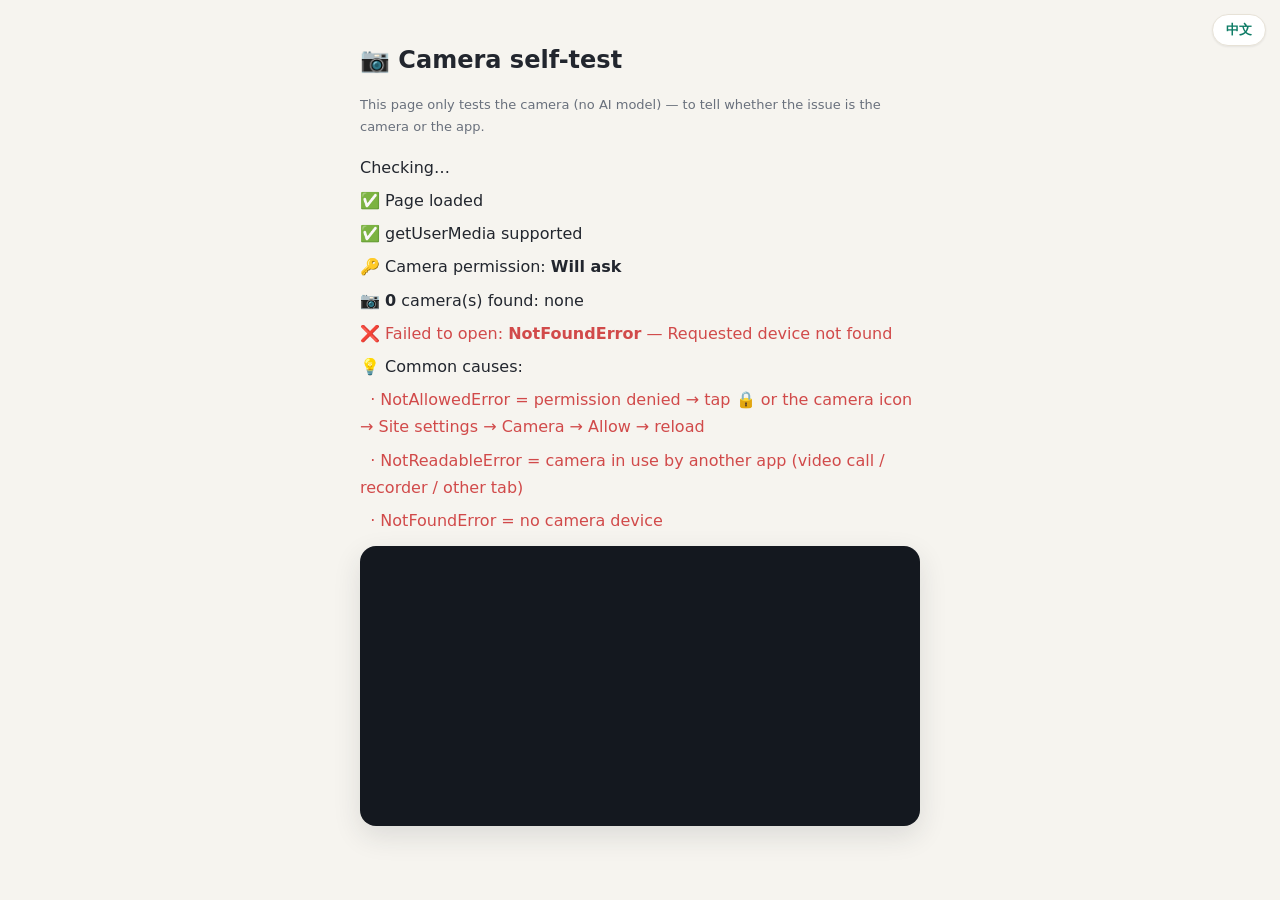
<file: camtest.html>
<!DOCTYPE html>
<html lang="zh-CN">
<head>
<meta charset="UTF-8">
<meta name="viewport" content="width=device-width, initial-scale=1.0">
<title>康复AI · 摄像头自检 · Rehab AI Camera Test</title>
<link rel="icon" href="data:image/svg+xml,%3Csvg xmlns='http://www.w3.org/2000/svg' viewBox='0 0 40 40'%3E%3Crect width='40' height='40' rx='11' fill='%230e7c66'/%3E%3Ccircle cx='20' cy='12.5' r='3.4' fill='none' stroke='white' stroke-width='2.4'/%3E%3Cpath d='M20 16.5v8.2M20 20.5l-5.6 4.4M20 20.5l5.6 4.4M20 24.7l-4.4 5.6M20 24.7l4.4 5.6M20 19.5l-6-3.2M20 19.5l6-3.2' fill='none' stroke='white' stroke-width='2.4' stroke-linecap='round'/%3E%3C/svg%3E">
<style>
  body { font-family: system-ui, "PingFang SC", "Microsoft YaHei", sans-serif; background: #f6f4ef; color: #22262e; padding: 20px; max-width: 560px; margin: auto; line-height: 1.7; }
  h2 { margin-bottom: 4px; }
  .sub { color: #69707c; font-size: 13px; margin-bottom: 16px; }
  video { width: 100%; border-radius: 16px; margin-top: 12px; background: #14181f; box-shadow: 0 10px 28px rgba(34,38,46,.12); }
  .ok { color: #158a5c; } .bad { color: #d14a4a; }
  .lang-btn { position: fixed; top: 14px; right: 14px; background: #fff; border: 1px solid #e7e2d7; color: #0e7c66; border-radius: 999px; padding: 6px 13px; font-size: 13px; font-weight: 700; cursor: pointer; box-shadow: 0 1px 2px rgba(34,38,46,.08); }
</style>
</head>
<body>
<button id="btn-lang" class="lang-btn">EN</button>
<h2>📷 <span id="h2-txt">摄像头自检</span></h2>
<p class="sub" id="sub-txt">这个页面只测摄像头，不加载 AI 模型 —— 用来判断问题出在「摄像头」还是「App」。</p>
<div id="out">检测中…</div>
<video id="v" autoplay playsinline muted></video>
<script>
const DICT = {
  zh: {
    h2: '摄像头自检', sub: '这个页面只测摄像头，不加载 AI 模型 —— 用来判断问题出在「摄像头」还是「App」。',
    checking: '检测中…', pageOk: '✅ 页面加载成功',
    noGUM: '❌ 浏览器不支持 getUserMedia —— 当前页面不是安全环境（需 HTTPS 或 localhost）',
    gumOk: '✅ 浏览器支持 getUserMedia',
    permGranted: '已允许 ✅', permPrompt: '会弹权限询问', permDenied: '被拒绝 ❌',
    permState: '🔑 摄像头权限状态: <b>{s}</b>', permUnknown: '🔑 权限状态: 无法查询 ({m})',
    camCount: '📷 检测到 <b>{n}</b> 个摄像头: {list}', camNone: '无',
    camOk: '✅ <b>摄像头打开成功！</b>', size: '✅ 画面尺寸: {w}x{h}',
    playing: '✅ 视频正在播放 —— 能看到自己就说明摄像头完全正常，问题在 App 端；看不到画面说明摄像头输出异常',
    openFail: '❌ 打开失败: <b>{name}</b> — {msg}', causes: '💡 常见原因:',
    c1: '&nbsp;&nbsp;· NotAllowedError = 权限被拒 → 点地址栏左侧 🔒 或摄像头图标 → 网站设置 → 摄像头 → 允许 → 刷新本页',
    c2: '&nbsp;&nbsp;· NotReadableError = 摄像头被其他程序占用（视频会议/录屏/其他标签页）',
    c3: '&nbsp;&nbsp;· NotFoundError = 没有摄像头设备',
    wxHint: '⚠️ 检测到微信内置浏览器 —— 微信不允许网页用摄像头，请点右上角「···」→「在浏览器中打开」',
    brightness: '画面亮度: {b}%', brightnessBlack: '画面全黑：多半是 IR 摄像头或被隐私盖挡住',
  },
  en: {
    h2: 'Camera self-test', sub: 'This page only tests the camera (no AI model) — to tell whether the issue is the camera or the app.',
    checking: 'Checking…', pageOk: '✅ Page loaded',
    noGUM: '❌ getUserMedia not supported — this page is not a secure context (HTTPS or localhost required)',
    gumOk: '✅ getUserMedia supported',
    permGranted: 'Granted ✅', permPrompt: 'Will ask', permDenied: 'Blocked ❌',
    permState: '🔑 Camera permission: <b>{s}</b>', permUnknown: '🔑 Permission: cannot query ({m})',
    camCount: '📷 <b>{n}</b> camera(s) found: {list}', camNone: 'none',
    camOk: '✅ <b>Camera opened successfully!</b>', size: '✅ Resolution: {w}x{h}',
    playing: '✅ Video playing — if you can see yourself the camera is fine and the issue is in the app; otherwise the camera output is abnormal',
    openFail: '❌ Failed to open: <b>{name}</b> — {msg}', causes: '💡 Common causes:',
    c1: '&nbsp;&nbsp;· NotAllowedError = permission denied → tap 🔒 or the camera icon → Site settings → Camera → Allow → reload',
    c2: '&nbsp;&nbsp;· NotReadableError = camera in use by another app (video call / recorder / other tab)',
    c3: '&nbsp;&nbsp;· NotFoundError = no camera device',
    wxHint: '⚠️ WeChat browser detected — WeChat blocks the camera on web pages. Tap ⋯ (top-right) → "Open in browser".',
    brightness: 'Brightness: {b}%', brightnessBlack: 'Completely black: likely the IR camera or the privacy shutter',
  },
};
let lang = (() => {
  try { const s = localStorage.getItem('rehab_lang'); if (s === 'zh' || s === 'en') return s; } catch {}
  return (navigator.language || 'en').toLowerCase().startsWith('zh') ? 'zh' : 'en';
})();
const t = (k, v) => { let s = DICT[lang][k] ?? k; if (v) for (const [a, b] of Object.entries(v)) s = s.split('{' + a + '}').join(String(b)); return s; };
function apply() {
  document.documentElement.lang = lang === 'zh' ? 'zh-CN' : 'en';
  document.getElementById('h2-txt').textContent = t('h2');
  document.getElementById('sub-txt').textContent = t('sub');
  document.getElementById('btn-lang').textContent = lang === 'zh' ? 'EN' : '中文';
}
document.getElementById('btn-lang').addEventListener('click', () => {
  lang = lang === 'zh' ? 'en' : 'zh';
  try { localStorage.setItem('rehab_lang', lang); } catch {}
  apply();
});
apply();

const out = document.getElementById('out');
const log = (html, cls) => { out.innerHTML += '<div class="' + (cls || '') + '" style="margin-top:6px">' + html + '</div>'; };
out.innerHTML = '<div style="margin-top:6px">' + t('checking') + '</div>';
(async () => {
  log(t('pageOk'));
  if (/micromessenger/i.test(navigator.userAgent)) log(t('wxHint'), 'bad');
  if (!navigator.mediaDevices || !navigator.mediaDevices.getUserMedia) {
    log(t('noGUM'), 'bad');
    return;
  }
  log(t('gumOk'));
  try {
    const perms = await navigator.permissions.query({ name: 'camera' });
    const txt = { granted: t('permGranted'), prompt: t('permPrompt'), denied: t('permDenied') }[perms.state] || perms.state;
    log(t('permState', { s: txt }));
  } catch (e) { log(t('permUnknown', { m: e.message })); }
  const devs = await navigator.mediaDevices.enumerateDevices().catch(() => []);
  const cams = devs.filter(d => d.kind === 'videoinput');
  log(t('camCount', { n: cams.length, list: cams.map(c => c.label || '').join('、') || t('camNone') }));
  try {
    const stream = await navigator.mediaDevices.getUserMedia({ video: true, audio: false });
    log(t('camOk'), 'ok');
    const v = document.getElementById('v');
    v.srcObject = stream;
    await new Promise(r => { if (v.readyState >= 1) r(); else v.onloadedmetadata = r; });
    await v.play();
    log(t('size', { w: v.videoWidth, h: v.videoHeight }), 'ok');
    setTimeout(() => log(t('playing'), 'ok'), 800);
    // 亮度检测：画面全黑 → 多半是 IR 摄像头或隐私盖
    setTimeout(() => {
      try {
        const c = document.createElement('canvas'); c.width = 48; c.height = 48;
        const cx = c.getContext('2d');
        cx.drawImage(v, 0, 0, 48, 48);
        const d = cx.getImageData(0, 0, 48, 48).data;
        let s2 = 0; for (let i = 0; i < d.length; i += 4) s2 += (d[i] + d[i + 1] + d[i + 2]) / 3;
        const lum = Math.round(100 * s2 / (d.length / 4) / 255);
        const black = lum < 4;
        log(t('brightness', { b: lum }) + (black ? ' —— ' + t('brightnessBlack') : ''), black ? 'bad' : 'ok');
      } catch (e) { /* ignore */ }
    }, 2500);
  } catch (e) {
    log(t('openFail', { name: e.name, msg: e.message }), 'bad');
    log(t('causes'));
    log(t('c1'), 'bad');
    log(t('c2'), 'bad');
    log(t('c3'), 'bad');
  }
})();
</script>
</body>
</html>
</file>
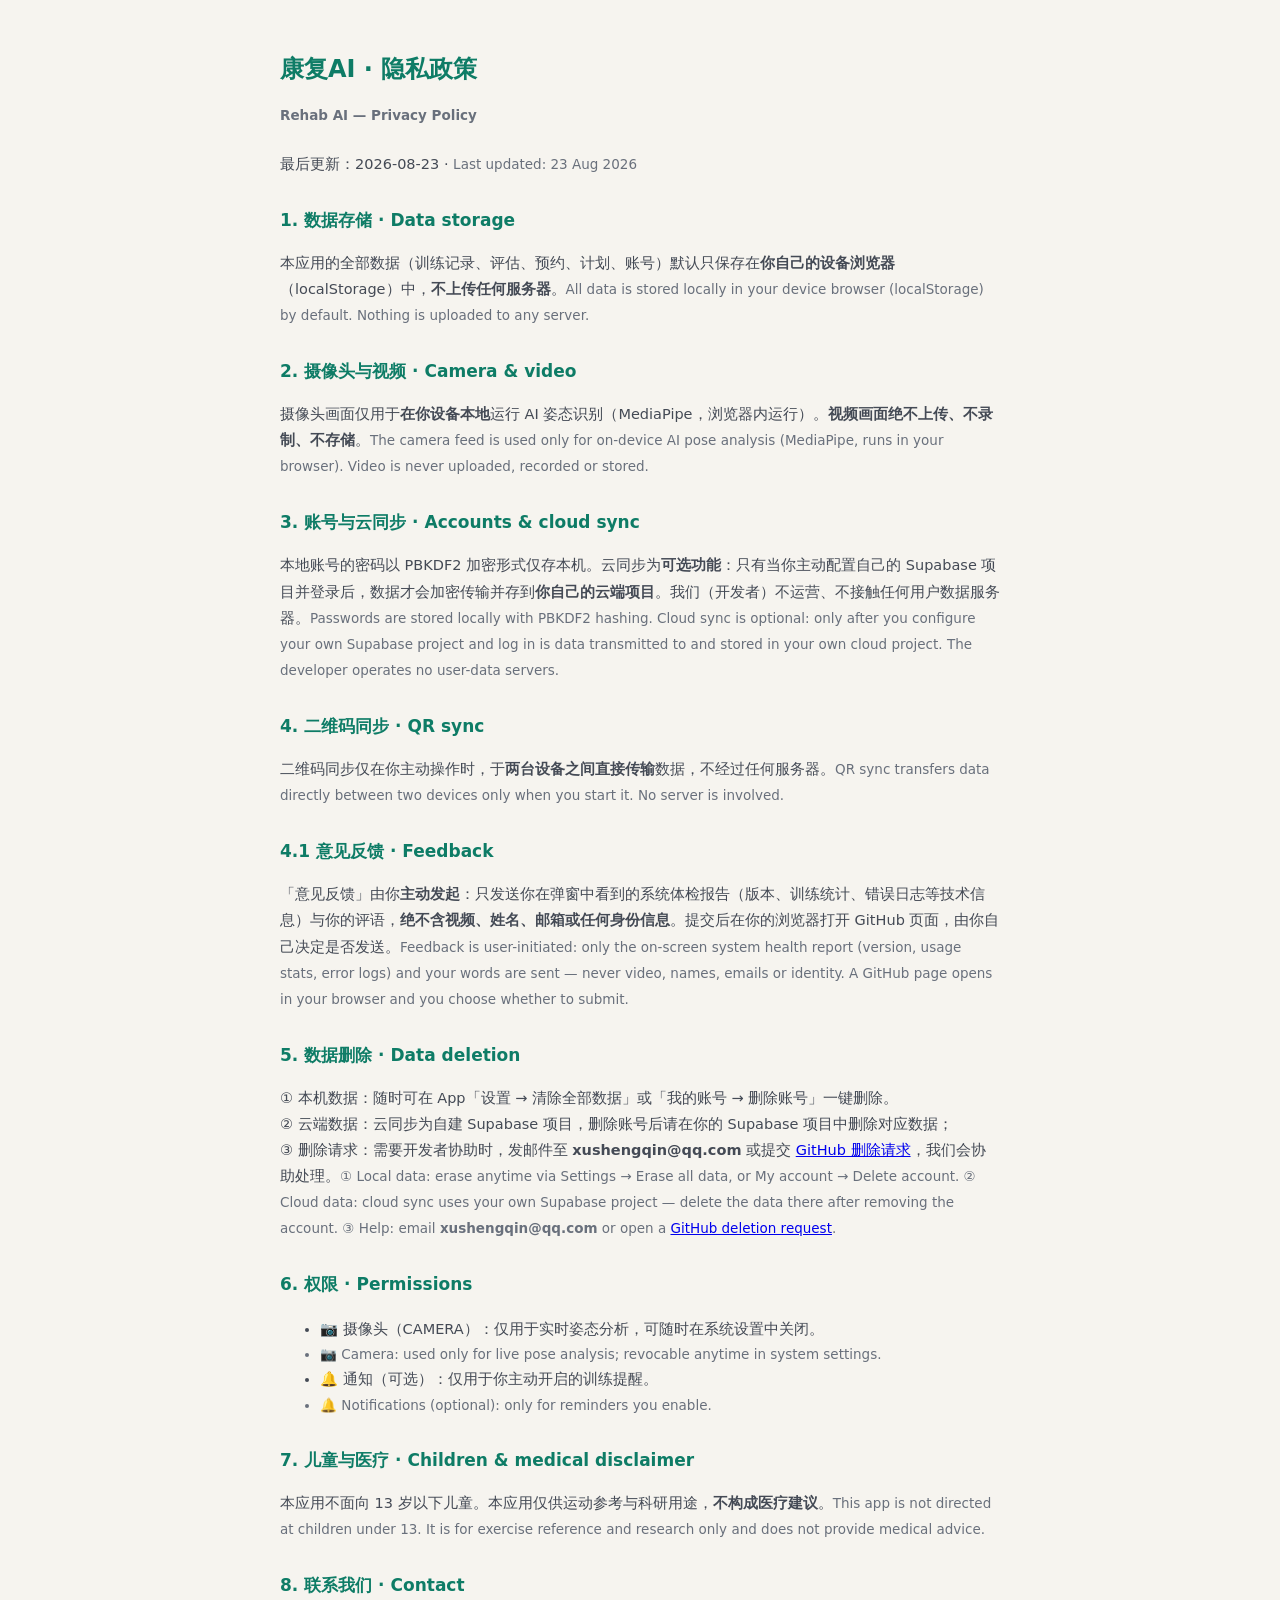
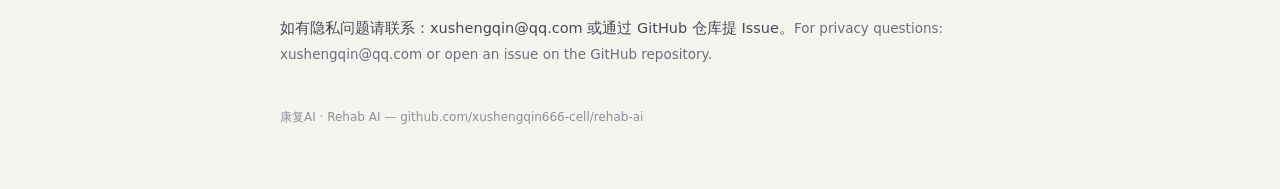
<file: privacy.html>
<!DOCTYPE html>
<html lang="zh-CN">
<head>
<meta charset="UTF-8">
<meta name="viewport" content="width=device-width, initial-scale=1.0">
<title>康复AI · 隐私政策 · Privacy Policy</title>
<style>
  body { font-family: system-ui, "PingFang SC", "Microsoft YaHei", sans-serif; background: #f6f4ef; color: #22262e; max-width: 720px; margin: 0 auto; padding: 32px 20px 60px; line-height: 1.8; }
  h1 { color: #0e7c66; font-size: 24px; }
  h2 { font-size: 17px; margin-top: 28px; color: #0e7c66; }
  p, li { font-size: 14.5px; color: #444a55; }
  .en { color: #69707c; font-size: 13.5px; }
  .footer { margin-top: 40px; font-size: 12px; color: #8a9099; }
</style>
</head>
<body>
<h1>康复AI · 隐私政策<br><span class="en">Rehab AI — Privacy Policy</span></h1>
<p>最后更新：2026-08-23 · <span class="en">Last updated: 23 Aug 2026</span></p>

<h2>1. 数据存储 · Data storage</h2>
<p>本应用的全部数据（训练记录、评估、预约、计划、账号）默认只保存在<b>你自己的设备浏览器</b>（localStorage）中，<b>不上传任何服务器</b>。<span class="en">All data is stored locally in your device browser (localStorage) by default. Nothing is uploaded to any server.</span></p>

<h2>2. 摄像头与视频 · Camera & video</h2>
<p>摄像头画面仅用于<b>在你设备本地</b>运行 AI 姿态识别（MediaPipe，浏览器内运行）。<b>视频画面绝不上传、不录制、不存储</b>。<span class="en">The camera feed is used only for on-device AI pose analysis (MediaPipe, runs in your browser). Video is never uploaded, recorded or stored.</span></p>

<h2>3. 账号与云同步 · Accounts & cloud sync</h2>
<p>本地账号的密码以 PBKDF2 加密形式仅存本机。云同步为<b>可选功能</b>：只有当你主动配置自己的 Supabase 项目并登录后，数据才会加密传输并存到<b>你自己的云端项目</b>。我们（开发者）不运营、不接触任何用户数据服务器。<span class="en">Passwords are stored locally with PBKDF2 hashing. Cloud sync is optional: only after you configure your own Supabase project and log in is data transmitted to and stored in your own cloud project. The developer operates no user-data servers.</span></p>

<h2>4. 二维码同步 · QR sync</h2>
<p>二维码同步仅在你主动操作时，于<b>两台设备之间直接传输</b>数据，不经过任何服务器。<span class="en">QR sync transfers data directly between two devices only when you start it. No server is involved.</span></p>

<h2>4.1 意见反馈 · Feedback</h2>
<p>「意见反馈」由你<b>主动发起</b>：只发送你在弹窗中看到的系统体检报告（版本、训练统计、错误日志等技术信息）与你的评语，<b>绝不含视频、姓名、邮箱或任何身份信息</b>。提交后在你的浏览器打开 GitHub 页面，由你自己决定是否发送。<span class="en">Feedback is user-initiated: only the on-screen system health report (version, usage stats, error logs) and your words are sent — never video, names, emails or identity. A GitHub page opens in your browser and you choose whether to submit.</span></p>

<h2 id="delete">5. 数据删除 · Data deletion</h2>
<p>① 本机数据：随时可在 App「设置 → 清除全部数据」或「我的账号 → 删除账号」一键删除。<br>
② 云端数据：云同步为自建 Supabase 项目，删除账号后请在你的 Supabase 项目中删除对应数据；<br>
③ 删除请求：需要开发者协助时，发邮件至 <b>xushengqin@qq.com</b> 或提交 <a href="https://github.com/xushengqin666-cell/rehab-ai/issues/new" target="_blank" rel="noopener">GitHub 删除请求</a>，我们会协助处理。<span class="en">① Local data: erase anytime via Settings → Erase all data, or My account → Delete account. ② Cloud data: cloud sync uses your own Supabase project — delete the data there after removing the account. ③ Help: email <b>xushengqin@qq.com</b> or open a <a href="https://github.com/xushengqin666-cell/rehab-ai/issues/new" target="_blank" rel="noopener">GitHub deletion request</a>.</span></p>

<h2>6. 权限 · Permissions</h2>
<ul>
<li>📷 摄像头（CAMERA）：仅用于实时姿态分析，可随时在系统设置中关闭。</li>
<li class="en">📷 Camera: used only for live pose analysis; revocable anytime in system settings.</li>
<li>🔔 通知（可选）：仅用于你主动开启的训练提醒。</li>
<li class="en">🔔 Notifications (optional): only for reminders you enable.</li>
</ul>

<h2>7. 儿童与医疗 · Children & medical disclaimer</h2>
<p>本应用不面向 13 岁以下儿童。本应用仅供运动参考与科研用途，<b>不构成医疗建议</b>。<span class="en">This app is not directed at children under 13. It is for exercise reference and research only and does not provide medical advice.</span></p>

<h2>8. 联系我们 · Contact</h2>
<p>如有隐私问题请联系：xushengqin@qq.com 或通过 GitHub 仓库提 Issue。<span class="en">For privacy questions: xushengqin@qq.com or open an issue on the GitHub repository.</span></p>

<div class="footer">康复AI · Rehab AI — github.com/xushengqin666-cell/rehab-ai</div>
</body>
</html>
</file>
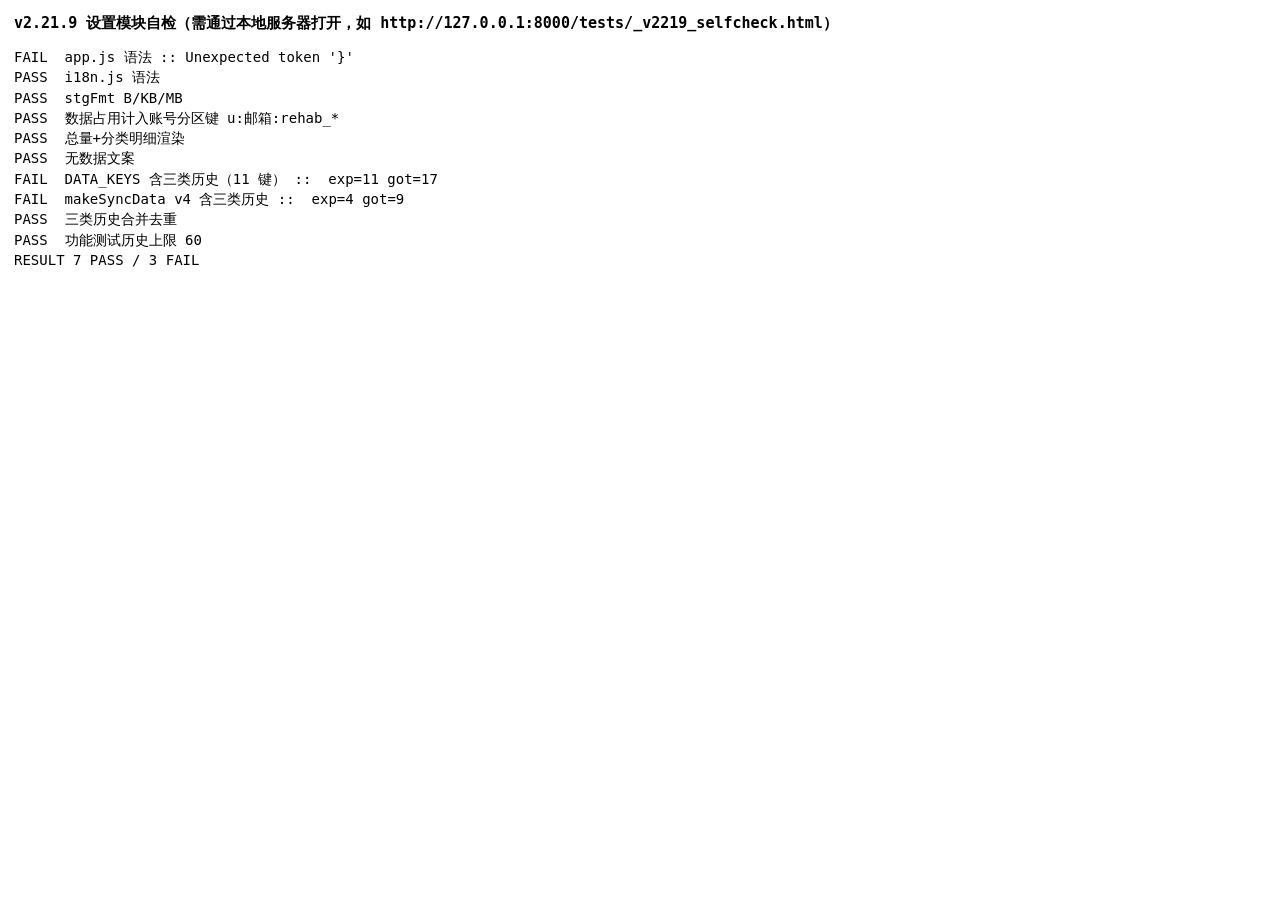
<file: tests/_v2219_selfcheck.html>
<!doctype html>
<html lang="zh"><head><meta charset="utf-8"><title>v2.21.9 设置模块自检</title>
<style>body{font-family:Consolas,monospace;margin:14px}h1{font-size:15px}pre{font-size:14px;line-height:1.45}</style>
</head><body><h1>v2.21.9 设置模块自检（需通过本地服务器打开，如 http://127.0.0.1:8000/tests/_v2219_selfcheck.html）</h1><pre id="out">running...</pre>
<script>// v2.21.9 离线自检（浏览器打开本文件即可；需通过本地服务器访问，如 tests/start-servers.ps1 的 8000 端口）
// 校验：① app.js / i18n.js 语法可解析 ② 数据占用统计（含账号分区键）③ 三类历史合并去重 ④ DATA_KEYS 清单
async function main() {
  const R = []; let P = 0, F = 0;
  const T = (n, fn) => { try { fn(); R.push("PASS  " + n); P++; } catch (e) { R.push("FAIL  " + n + " :: " + (e.message || e)); F++; } };
  const eq = (a, b, m) => { if (a !== b) throw new Error((m || "") + " exp=" + b + " got=" + a); };
  const get = async (p) => (await fetch(p)).text();
  const A = await get("../app.js"), I = await get("../i18n.js");
  const AF = (async function () {}).constructor;
  T("app.js 语法", () => new AF(A.replace(/^import .*$/gm, "")));
  T("i18n.js 语法", () => new AF(I.replace(/^export /gm, "")));
  const STG = A.slice(A.indexOf("const STG_APP_KEY"), A.indexOf("// v2.21.9：备份卡"));
  const DK = A.slice(A.indexOf("const DATA_KEYS"), A.indexOf("const bakData"));
  const MK = A.slice(A.indexOf("function makeSyncData"), A.indexOf("// 按 id 合并"));
  const rsi = A.indexOf("return { s: (data.sessions");
  const MG = A.slice(A.indexOf("function mergeSyncData(data) {"), A.indexOf("\n}", rsi) + 2);
  const store = new Map();
  const LS = { get length() { return store.size; }, key: (i) => [...store.keys()][i], getItem: (k) => (store.has(k) ? store.get(k) : null), setItem: (k, v) => store.set(k, String(v)), removeItem: (k) => store.delete(k) };
  const els = {}; const $ = (id) => (els[id] = els[id] || { textContent: "", classList: { add() {}, remove() {}, toggle() {} } });
  const t = (k, v) => k + "|" + JSON.stringify(v || {});
  const sget = (k, d) => (store.has(k) ? JSON.parse(store.get(k)) : d);
  const sset = (k, v) => store.set(k, JSON.stringify(v));
  const ftHistory = () => sget("rehab_ft_history", []);
  const paHistory = () => sget("rehab_pa_history", []);
  const homeIndexHist = () => sget("rehab_home_idx", []);
  const M = new Function("sget,sset,sdel,state,ftHistory,paHistory,homeIndexHist,loadCustomExercises,saveCustomExercises,invalidateCustom,$,t,localStorage",
    STG + "\n" + DK + "\n" + MK + "\n" + MG + "\nreturn { stgStat, stgFmt, renderStorageSize, makeSyncData, mergeSyncData, DATA_KEYS };")(
    sget, sset, (k) => store.delete(k), { collectBuf: [] }, ftHistory, paHistory, homeIndexHist, () => sget("rehab_custom_ex", []), (v) => sset("rehab_custom_ex", v), () => {}, $, t, LS);
  T("stgFmt B/KB/MB", () => { eq(M.stgFmt(512), "512 B"); eq(M.stgFmt(2048), "2.0 KB"); eq(M.stgFmt(2 * 1048576), "2.00 MB"); });
  T("数据占用计入账号分区键 u:邮箱:rehab_*", () => {
    LS.setItem("rehab_sessions", "x".repeat(2000)); LS.setItem("u:a@b.com:rehab_sessions", "y".repeat(2000));
    LS.setItem("u:a@b.com:rehab_collect", "z".repeat(1000)); LS.setItem("rehab_custom_ex", "c".repeat(500));
    LS.setItem("rehab_lang", "\"zh\""); LS.setItem("other_app", "q".repeat(4000));
    const g = M.stgStat();
    eq(g.records > 4000, true, "records"); eq(g.collect > 900, true, "collect"); eq(g.custom > 400, true, "custom");
    eq(g.total > 5000 && g.total < 7000, true, "total=" + g.total);
  });
  T("总量+分类明细渲染", () => { M.renderStorageSize(); eq($("storage-size").textContent.indexOf("stgSize"), 0); eq($("storage-break").textContent.indexOf("stgBreak"), 0); });
  T("无数据文案", () => { store.clear(); M.renderStorageSize(); eq($("storage-break").textContent.indexOf("stgNone"), 0); });
  T("DATA_KEYS 含三类历史（11 键）", () => { eq(M.DATA_KEYS.length, 11); ["rehab_ft_history", "rehab_pa_history", "rehab_home_idx", "rehab_plan", "rehab_profile"].forEach((k) => eq(M.DATA_KEYS.indexOf(k) >= 0, true, k)); });
  T("makeSyncData v4 含三类历史", () => {
    store.clear(); sset("rehab_ft_history", [{ key: "squat", ts: 1 }]); sset("rehab_pa_history", [{ kind: "walk", ts: 1 }]); sset("rehab_home_idx", [{ d: "2026-01-01", v: 50 }]);
    const d = M.makeSyncData(); eq(d.v, 4); eq(d.ftHistory.length, 1); eq(d.paHistory.length, 1); eq(d.homeIdx.length, 1);
  });
  T("三类历史合并去重", () => {
    store.clear(); sset("rehab_ft_history", [{ key: "squat", ts: 1 }, { key: "arm", ts: 2 }]); sset("rehab_pa_history", [{ kind: "walk", ts: 5 }]); sset("rehab_home_idx", [{ d: "2026-01-02", v: 50 }]);
    M.mergeSyncData({ ftHistory: [{ key: "squat", ts: 1 }, { key: "squat", ts: 3 }], paHistory: [{ kind: "walk", ts: 5 }, { kind: "standing", ts: 6 }], homeIdx: [{ d: "2026-01-02", v: 99 }, { d: "2026-01-01", v: 10 }] });
    const f = sget("rehab_ft_history", []); eq(f.length, 3, "ft"); eq(f[0].ts, 3, "ft 倒序");
    const p = sget("rehab_pa_history", []); eq(p.length, 2, "pa"); eq(p[0].kind, "standing", "pa 倒序");
    const h = sget("rehab_home_idx", []); eq(h.length, 2, "idx"); eq(h[0].d, "2026-01-02", "idx 倒序"); eq(h[0].v, 50, "同日保留本机");
  });
  T("功能测试历史上限 60", () => { store.clear(); const many = []; for (let i = 0; i < 80; i++) many.push({ key: "k", ts: i + 1 }); M.mergeSyncData({ ftHistory: many }); eq(sget("rehab_ft_history", []).length, 60); });
  R.push("RESULT " + P + " PASS / " + F + " FAIL");
  document.getElementById("out").textContent = R.join("\n");
}
main().catch((e) => { document.getElementById("out").textContent = "HARNESS ERROR: " + e.message; });</script>
</body></html>
</file>
<file: style.css>
/* 康复AI · 火柴人姿势分析 — 手工感浅色主题（clinic & craft）
   纸感暖底 + 青绿主色 + 定制线稿图标；移动端优先响应式 */
* { margin: 0; padding: 0; box-sizing: border-box; -webkit-tap-highlight-color: transparent; }

:root {
  --bg: #f6f4ef; --bg2: #efece4; --card: #ffffff; --line: #e7e2d7;
  --text: #22262e; --dim: #69707c;
  --teal: #0e7c66; --teal-d: #0a5f4e;
  --green: #158a5c; --yellow: #b45309; --red: #d14a4a;
  --radius: 16px;
  --shadow: 0 1px 2px rgba(34, 38, 46, .05), 0 10px 28px rgba(34, 38, 46, .06);
}

html, body { height: 100%; }
body {
  color: var(--text);
  font-family: system-ui, -apple-system, "Segoe UI", "PingFang SC", "Microsoft YaHei", sans-serif;
  background:
    radial-gradient(rgba(14, 124, 102, .055) 1px, transparent 1.4px) 0 0 / 24px 24px,
    var(--bg);
  padding-bottom: 84px; /* 底部导航高度 */
  -webkit-font-smoothing: antialiased;
}
::selection { background: rgba(14, 124, 102, .18); }
main { max-width: 560px; margin: 0 auto; }

/* ---------- 头部 ---------- */
.app-header {
  position: sticky; top: 0; z-index: 20;
  display: flex; align-items: center; gap: 12px;
  padding: 12px 16px 10px;
  background: rgba(246, 244, 239, .9);
  backdrop-filter: blur(12px); -webkit-backdrop-filter: blur(12px);
  border-bottom: 1px solid var(--line);
}
.brand { display: flex; align-items: center; gap: 11px; min-width: 0; }
.brand-mark { width: 40px; height: 40px; flex: none; border-radius: 11px; box-shadow: 0 3px 10px rgba(14, 124, 102, .25); }
.brand-text { min-width: 0; }
.logo { font-size: 19px; font-weight: 800; letter-spacing: -0.02em; line-height: 1.1; }
.sub { font-size: 11.5px; color: var(--dim); margin-top: 1px; white-space: nowrap; overflow: hidden; text-overflow: ellipsis; }
.lang-btn {
  margin-left: auto; flex: none;
  background: var(--card); border: 1px solid var(--line); color: var(--teal);
  border-radius: 999px; padding: 7px 14px; font-size: 12.5px; font-weight: 700;
  cursor: pointer; transition: transform .08s; box-shadow: var(--shadow);
}
.lang-btn:active { transform: scale(.94); }

/* ---------- Tab 页 ---------- */
.tab { display: none; padding: 14px; animation: fade .22s ease; }
.tab.active { display: block; }
@keyframes fade { from { opacity: 0; transform: translateY(5px); } to { opacity: 1; } }

/* ---------- 训练 ---------- */
.camera-box {
  position: relative; width: 100%; aspect-ratio: 3/4; max-height: 62vh;
  border-radius: 20px; overflow: hidden; background: #14181f;
  border: 1px solid var(--line); box-shadow: var(--shadow);
}
#video, #overlay { position: absolute; inset: 0; width: 100%; height: 100%; object-fit: cover; }
#video { transform: scaleX(-1); }          /* 前置摄像头镜像 */
#overlay { z-index: 2; }
#placeholder {
  position: absolute; inset: 0; z-index: 3; display: flex; flex-direction: column;
  align-items: center; justify-content: center; gap: 14px; text-align: center;
  background:
    radial-gradient(rgba(14, 124, 102, .07) 1px, transparent 1.4px) 0 0 / 22px 22px,
    linear-gradient(180deg, #fbfaf6, #f0ede4);
  color: var(--dim); font-size: 13.5px; padding: 22px;
}
.ph-icon {
  width: 74px; height: 74px; border-radius: 50%;
  display: flex; align-items: center; justify-content: center;
  color: var(--teal); background: rgba(14, 124, 102, .1);
  border: 1px dashed rgba(14, 124, 102, .4);
}
.ph-icon svg { width: 40px; height: 40px; }
#loading {
  position: absolute; left: 12px; top: 12px; z-index: 4;
  display: flex; align-items: center; gap: 8px;
  background: rgba(13, 17, 23, .72); color: #e7edf3; font-size: 12.5px;
  padding: 8px 13px; border-radius: 999px;
  backdrop-filter: blur(6px); -webkit-backdrop-filter: blur(6px);
  max-width: calc(100% - 24px);
}
#loading svg { width: 15px; height: 15px; flex: none; }
.hidden { display: none !important; }

/* 统计面板 */
.stats {
  display: grid; grid-template-columns: repeat(auto-fit, minmax(74px, 1fr)); gap: 8px;
  margin-top: 12px;
}
.stat {
  background: var(--card); border: 1px solid var(--line); border-radius: 14px;
  padding: 9px 4px; text-align: center; box-shadow: 0 1px 2px rgba(34,38,46,.04);
}
.stat.big {
  background: linear-gradient(155deg, var(--teal), var(--teal-d));
  border-color: transparent; box-shadow: 0 4px 14px rgba(14, 124, 102, .28);
}
.stat.big .s-label { color: rgba(255, 255, 255, .75); }
.stat.big .s-value { color: #fff; }
.s-label { display: block; font-size: 10.5px; color: var(--dim); margin-bottom: 3px; letter-spacing: .02em; }
.s-value { font-size: 19px; font-weight: 800; font-variant-numeric: tabular-nums; letter-spacing: -0.01em; }
.s-value.ok { color: var(--green); } .s-value.warn { color: var(--yellow); } .s-value.bad { color: var(--red); }

/* 反馈面板 */
.feedback {
  margin-top: 10px; padding: 12px 14px; border-radius: 14px;
  background: var(--card); border: 1px solid var(--line); border-left: 4px solid var(--green);
  box-shadow: 0 1px 2px rgba(34,38,46,.04);
  font-size: 13.5px; line-height: 1.65;
  display: flex; gap: 10px; align-items: flex-start;
}
.feedback.warn { border-left-color: var(--yellow); }
.feedback.bad { border-left-color: var(--red); }
.feedback.alarm {
  border-left-color: var(--red);
  background: rgba(209, 74, 74, .08);
  border-color: rgba(209, 74, 74, .5);
  animation: alarmPulse 1s ease-in-out infinite;
}
.feedback.alarm .fb-ico { color: var(--red); }
@keyframes alarmPulse {
  0%, 100% { box-shadow: 0 0 0 0 rgba(209, 74, 74, .4); }
  50% { box-shadow: 0 0 0 12px rgba(209, 74, 74, 0); }
}
.std { color: var(--dim); font-size: 11.5px; }
.fb-ico { flex: none; display: inline-flex; color: var(--green); margin-top: 1px; }
.feedback.warn .fb-ico { color: var(--yellow); }
.feedback.bad .fb-ico { color: var(--red); }
.fb-ico svg { width: 17px; height: 17px; }
.fb-body { min-width: 0; flex: 1; }
.fb-action {
  flex: none; display: inline-flex; align-items: center; gap: 6px;
  margin-top: 8px; padding: 7px 12px; border-radius: 10px;
  border: 1px solid rgba(14, 124, 102, .35); background: rgba(14, 124, 102, .08);
  color: var(--teal-d); font-size: 12.5px; font-weight: 700; cursor: pointer;
}
.fb-action .btn-ico svg { width: 14px; height: 14px; }
.feedback { flex-wrap: wrap; }
.upd-actions { display: flex; gap: 8px; margin-top: 8px; flex-wrap: wrap; }
.upd-actions .btn-ico svg { width: 14px; height: 14px; }

/* AI 系统管家 */
.ai-head { display: flex; gap: 12px; align-items: center; margin-bottom: 10px; }
.ai-score {
  flex: none; width: 64px; height: 64px; border-radius: 50%;
  display: flex; flex-direction: column; align-items: center; justify-content: center;
  background: rgba(14, 124, 102, .1); border: 2px solid var(--green); color: var(--teal-d);
}
.ai-score b { font-size: 20px; line-height: 1; }
.ai-score span { font-size: 10px; color: var(--dim); }
.ai-score.warn { border-color: var(--yellow); color: #b0810a; background: rgba(245, 158, 11, .1); }
.ai-score.bad { border-color: var(--red); color: var(--red); background: rgba(209, 74, 74, .1); }
.ai-meta { min-width: 0; }
.ai-meta b { display: block; font-size: 14.5px; }
.ai-meta .hint { margin-top: 2px; }
.ai-items { list-style: none; margin: 0 0 8px; padding: 0; display: flex; flex-direction: column; gap: 6px; }
.ai-item {
  display: flex; gap: 8px; align-items: flex-start; font-size: 12.5px; line-height: 1.55;
  padding: 8px 10px; border-radius: 10px; background: var(--bg); border: 1px solid var(--line);
}
.ai-item .ai-ico { flex: none; color: var(--green); margin-top: 1px; }
.ai-item .ai-ico svg { width: 14px; height: 14px; }
.ai-item.warn { border-color: rgba(245, 158, 11, .5); }
.ai-item.warn .ai-ico { color: var(--yellow); }
.ai-item.praise { border-color: rgba(14, 124, 102, .35); }

/* 意见反馈 */
.fb-stars { display: flex; gap: 4px; margin-bottom: 10px; }
.fb-star {
  background: none; border: none; padding: 2px 4px; cursor: pointer;
  font-size: 26px; line-height: 1; color: var(--line);
}
.fb-star.on { color: #f5a80b; }
.fb-report-box { margin: 8px 0; border: 1px solid var(--line); border-radius: 10px; padding: 8px 10px; background: var(--bg); }
.fb-report-box summary { cursor: pointer; }
.fb-report {
  margin: 8px 0 0; padding: 8px; border-radius: 8px; background: var(--card);
  border: 1px solid var(--line); font-size: 10.5px; line-height: 1.5;
  white-space: pre-wrap; word-break: break-word; max-height: 180px; overflow: auto;
  font-family: ui-monospace, Consolas, monospace;
}

/* 按钮 */
.controls { display: flex; gap: 8px; margin-top: 12px; flex-wrap: wrap; }
.btn {
  flex: 1; min-width: 96px; padding: 12px 10px;
  display: inline-flex; align-items: center; justify-content: center; gap: 7px;
  border: 1px solid var(--line); border-radius: 13px;
  background: var(--card); color: var(--text);
  font-size: 14px; font-weight: 650; cursor: pointer;
  box-shadow: 0 1px 2px rgba(34, 38, 46, .05);
  transition: transform .08s, box-shadow .15s, background .15s;
}
.btn:active { transform: translateY(1px) scale(.98); }
.btn-ico { display: inline-flex; flex: none; }
.btn-ico svg { width: 16.5px; height: 16.5px; }
.btn.primary {
  background: linear-gradient(160deg, var(--teal), var(--teal-d));
  border-color: transparent; color: #fff;
  box-shadow: 0 3px 10px rgba(14, 124, 102, .28);
}
.btn.accent { background: var(--green); border-color: transparent; color: #fff; box-shadow: 0 3px 10px rgba(21, 138, 92, .25); }
.btn.on { border-color: rgba(14, 124, 102, .55); background: rgba(14, 124, 102, .08); color: var(--teal); }
.btn.danger { background: var(--red); border-color: transparent; color: #fff; box-shadow: 0 3px 10px rgba(209, 74, 74, .25); }
.btn:disabled { opacity: .45; cursor: not-allowed; box-shadow: none; }
.btn.block { width: 100%; flex: none; margin-top: 6px; }
.btn.small { flex: none; min-width: auto; padding: 8px 13px; font-size: 13px; }
/* v2.20.2 无障碍：键盘导航焦点可见 */
.btn:focus-visible, .pa-kind:focus-visible, .chip:focus-visible, .seg button:focus-visible, .bottom-nav button:focus-visible, .lang-btn:focus-visible,
input:focus-visible, select:focus-visible, textarea:focus-visible, .link-btn:focus-visible, .del:focus-visible {
  outline: 2px solid var(--teal); outline-offset: 2px; border-radius: 8px;
}
.hint { margin-top: 10px; font-size: 12px; color: var(--dim); line-height: 1.65; }

/* ---------- 卡片 / 列表 ---------- */
.card {
  background: var(--card); border: 1px solid var(--line);
  border-radius: var(--radius); padding: 16px; margin-bottom: 12px;
  box-shadow: var(--shadow);
}
.card h3 {
  font-size: 14.5px; margin-bottom: 12px; letter-spacing: .01em;
  display: flex; align-items: center; gap: 8px;
}
.card h3::before { content: ''; width: 4px; height: 15px; border-radius: 2px; background: var(--teal); flex: none; }
.list { display: flex; flex-direction: column; gap: 8px; }
.item {
  display: flex; justify-content: space-between; align-items: center; gap: 8px;
  background: #fbfaf6; border: 1px solid var(--line); border-radius: 13px;
  padding: 11px 12px; font-size: 13px;
}
.item .t { color: var(--text); font-weight: 600; line-height: 1.5; }
.item .t-ico { display: inline-flex; color: var(--teal); margin-right: 5px; vertical-align: -2px; }
.item .t-ico svg { width: 16px; height: 16px; }
.item .d { color: var(--dim); font-size: 11.5px; margin-top: 2px; }
.item .del {
  color: var(--dim); background: none; border: none; font-size: 14px; cursor: pointer;
  width: 28px; height: 28px; border-radius: 50%; flex: none;
  display: flex; align-items: center; justify-content: center;
  transition: background .12s, color .12s;
}
.item .del:hover { background: rgba(209, 74, 74, .12); color: var(--red); }
.empty {
  color: var(--dim); font-size: 13px; padding: 24px 6px;
  display: flex; flex-direction: column; align-items: center; gap: 10px; text-align: center;
}
.empty svg { width: 34px; height: 34px; opacity: .4; }

/* ---------- 周图表 ---------- */
.chart { display: flex; align-items: flex-end; gap: 7px; height: 96px; padding: 6px 0 2px; }
.chart .bar-wrap { flex: 1; display: flex; flex-direction: column; align-items: center; gap: 5px; }
.chart .bar {
  width: 100%; max-width: 34px; border-radius: 8px 8px 3px 3px;
  background: linear-gradient(180deg, #2ba48a, var(--teal)); min-height: 4px;
  box-shadow: 0 2px 6px rgba(14, 124, 102, .18);
  transition: height .35s cubic-bezier(.22, .8, .3, 1);
}
.chart .bar.zero { background: var(--line); box-shadow: none; }
.chart .bar-label { font-size: 10.5px; color: var(--dim); }
.chart .bar-wrap.today .bar-label { color: var(--teal); font-weight: 800; }
.summary-line { margin-top: 8px; font-size: 12.5px; color: var(--dim); }

/* ---------- 评估 ---------- */
.q { margin-bottom: 15px; }
.q label { display: block; font-size: 13px; margin-bottom: 7px; color: var(--text); font-weight: 550; }
.seg { display: flex; gap: 6px; }
.seg button {
  flex: 1; padding: 9px 4px; border-radius: 11px; border: 1px solid var(--line);
  background: var(--card); color: var(--dim); font-size: 12.5px; cursor: pointer;
  font-weight: 550; transition: all .12s;
}
.seg button.on {
  background: var(--teal); color: #fff; border-color: transparent; font-weight: 700;
  box-shadow: 0 2px 8px rgba(14, 124, 102, .25);
}
.assess-result {
  margin-top: 14px; padding: 13px 14px; border-radius: 14px; font-size: 13.5px; line-height: 1.75;
  background: rgba(21, 138, 92, .07); border: 1px solid rgba(21, 138, 92, .28); color: #145a40;
}

/* ---------- 表单 ---------- */
.form { display: flex; flex-direction: column; gap: 8px; }
.form input {
  padding: 11px 12px; border-radius: 12px; border: 1px solid var(--line);
  background: var(--card); color: var(--text); font-size: 14px; width: 100%;
  transition: border-color .12s, box-shadow .12s;
}
.form input:focus { outline: none; border-color: var(--teal); box-shadow: 0 0 0 3px rgba(14, 124, 102, .14); }

/* ---------- 关于 ---------- */
.about { list-style: none; font-size: 12.5px; line-height: 1.85; color: var(--dim); }
.about li { position: relative; padding-left: 14px; }
.about li::before { content: ''; position: absolute; left: 0; top: 9px; width: 5px; height: 5px; border-radius: 50%; background: rgba(14, 124, 102, .4); }
.about a { color: var(--teal); }
.about-version { color: var(--dim); font-size: 11.5px; margin-top: 4px; }

/* ---------- 底部导航 ---------- */
.bottom-nav {
  position: fixed; bottom: 0; left: 0; right: 0; z-index: 30;
  display: grid; grid-auto-flow: column; grid-auto-columns: minmax(56px, 1fr);
  overflow-x: auto; scrollbar-width: none;
  background: rgba(255, 255, 255, .94);
  backdrop-filter: blur(12px); -webkit-backdrop-filter: blur(12px);
  border-top: 1px solid var(--line);
  padding: 6px 2px calc(6px + env(safe-area-inset-bottom));
}
.bottom-nav::-webkit-scrollbar { display: none; }
.bottom-nav button {
  background: none; border: none; color: var(--dim);
  display: flex; flex-direction: column; align-items: center; gap: 2px;
  padding: 4px 0; cursor: pointer; min-width: 56px;
}
.nav-ico { width: 23px; height: 23px; padding: 2px 7px; border-radius: 10px; transition: background .15s; box-sizing: content-box; }
.nav-label { font-size: 10px; font-weight: 600; line-height: 1.3; white-space: nowrap; }
@media (max-width: 400px) {
  .nav-ico { width: 20px; height: 20px; padding: 1px 5px; }
  .nav-label { font-size: 9px; }
}
.bottom-nav button.active { color: var(--teal); }
.bottom-nav button.active .nav-ico { background: rgba(14, 124, 102, .12); }
.bottom-nav button.active .nav-label { font-weight: 800; }

/* ---------- 动作选择 chips ---------- */
.ex-row { margin-bottom: 2px; }
.chips { display: flex; gap: 8px; overflow-x: auto; padding: 4px 2px 10px; scrollbar-width: none; }
.chips::-webkit-scrollbar { display: none; }
.chip {
  flex: none; padding: 9px 14px; border-radius: 999px; border: 1px solid var(--line);
  background: var(--card); color: var(--dim);
  font-size: 13.5px; font-weight: 650; cursor: pointer;
  display: inline-flex; align-items: center; gap: 7px;
  box-shadow: 0 1px 2px rgba(34, 38, 46, .05);
  transition: background .15s, color .15s, border-color .15s;
}
.chip-ico { display: inline-flex; }
.chip-ico svg { width: 19px; height: 19px; }
.chip.on {
  background: linear-gradient(160deg, var(--teal), var(--teal-d));
  color: #fff; border-color: transparent;
  box-shadow: 0 3px 10px rgba(14, 124, 102, .3);
}
.chip.plus { border-style: dashed; color: var(--teal); box-shadow: none; }

/* ---------- 数据采集 ---------- */
.collect-feats {
  font-family: ui-monospace, "Cascadia Mono", Consolas, monospace; font-size: 12px; color: var(--teal-d);
  background: var(--bg2); border: 1px solid var(--line); border-radius: 10px; padding: 8px 10px; margin: 8px 0;
  word-break: break-all;
}
.collect-labels { display: flex; flex-wrap: wrap; gap: 8px; }
.cbtn {
  flex: 1; min-width: 72px; padding: 10px 6px; border-radius: 11px;
  border: 1px solid rgba(14, 124, 102, .3);
  background: rgba(14, 124, 102, .08); color: var(--teal-d);
  font-size: 13px; font-weight: 700; cursor: pointer;
  transition: transform .08s, background .12s;
}
.cbtn:active { transform: scale(.95); background: rgba(14, 124, 102, .16); }
.collect-count { margin-top: 9px; font-size: 12px; color: var(--dim); }

/* ---------- 自定义动作表单 ---------- */
.cf-grid { display: grid; grid-template-columns: 1fr 1fr; gap: 10px; }
@media (max-width: 480px) { .cf-grid { grid-template-columns: 1fr; } }
.cf-group { background: #fbfaf6; border: 1px solid var(--line); border-radius: 13px; padding: 11px; display: flex; flex-direction: column; gap: 6px; }
.cf-group b { font-size: 11.5px; color: var(--dim); letter-spacing: .02em; }
.cf-group select, .cf-group input, .cf-rep select, .cf-rep input {
  width: 100%; padding: 9px 10px; border-radius: 10px; border: 1px solid var(--line);
  background: var(--card); color: var(--text); font-size: 13px;
}
.cf-group select:focus, .cf-group input:focus { outline: none; border-color: var(--teal); box-shadow: 0 0 0 3px rgba(14, 124, 102, .12); }
.cf-rule { display: grid; grid-template-columns: 1fr 1fr; gap: 6px; }
.cf-rule input:nth-child(3), .cf-rule input:nth-child(4) { grid-column: 1 / -1; }
.cf-rep { display: grid; grid-template-columns: 1fr 1fr; gap: 6px; }
.cf-rep select { grid-column: 1 / -1; }
.mini {
  background: var(--card); border: 1px solid var(--line); color: var(--text);
  border-radius: 9px; padding: 7px 9px; cursor: pointer; font-size: 13px;
  display: inline-flex; align-items: center; justify-content: center;
}
.mini svg { width: 14px; height: 14px; }
.mini:hover { border-color: var(--teal); }

/* ---------- 自测 ---------- */
.st-pass { color: var(--green); font-size: 13px; padding: 2px 0; }
.st-fail { color: var(--red); font-size: 13px; padding: 2px 0; }

/* ---------- 摄像头错误/重试 ---------- */
.retry-card {
  margin-top: 12px; padding: 13px 14px; border-radius: 14px;
  background: var(--card); border: 1px solid rgba(209, 74, 74, .45);
  box-shadow: var(--shadow);
}
.retry-card b { color: var(--red); font-size: 14px; }
.retry-row { display: flex; gap: 8px; margin-top: 10px; flex-wrap: wrap; }
.hint.tiny { font-size: 11px; color: var(--dim); margin-top: 8px; }
.hint.tiny.warn { color: #b45309; }   /* v2.21.9：备份超期提醒 */

/* ---------- 疼痛记录（v2.22.0 新模块） ---------- */
.pain-strip { display: flex; align-items: center; gap: 8px; flex-wrap: wrap; margin: 8px 0 2px; }
.pain-mini { border: 1px solid var(--line); background: var(--card); border-radius: 999px; padding: 5px 11px; font-size: 12px; font-weight: 650; color: var(--dim); cursor: pointer; }
.pain-mini.good { border-color: rgba(14, 124, 102, .4); color: var(--teal); }
.pain-mini.warn { border-color: rgba(245, 158, 11, .5); color: var(--yellow); }
.pain-mini.bad { border-color: rgba(209, 74, 74, .5); color: var(--red); }
.pain-now-row { display: flex; align-items: center; gap: 8px; flex-wrap: wrap; margin: 8px 0 2px; }
.pain-chip { font-size: 12px; font-weight: 700; border-radius: 999px; padding: 4px 10px; background: var(--bg2); color: var(--dim); }
.pain-chip.good { background: rgba(14, 124, 102, .12); color: var(--teal); }
.pain-chip.warn { background: rgba(245, 158, 11, .16); color: var(--yellow); }
.pain-chip.bad { background: rgba(209, 74, 74, .14); color: var(--red); }
.pain-delta { font-size: 12px; font-weight: 700; color: var(--dim); }
.pain-delta.up { color: var(--red); }
.pain-delta.down { color: var(--teal); }
.pain-lv { font-size: 11px; font-weight: 700; margin-left: 6px; }
.pain-lv.good { color: var(--teal); }
.pain-lv.warn { color: var(--yellow); }
.pain-lv.bad { color: var(--red); }
.pain-legend { display: flex; gap: 14px; font-size: 11px; color: var(--dim); margin: 8px 0 2px; }
.pain-legend .pl::before { content: ''; display: inline-block; width: 10px; height: 2px; margin-right: 5px; vertical-align: middle; background: var(--teal); }
.pain-legend .post::before { background: #e07a5f; }
.pain-legend .risk::before { background: #f0d9d5; }
.pain-scale { display: grid; grid-template-columns: repeat(6, 1fr); gap: 6px; margin: 10px 0; }
.pain-btn { border: 1px solid var(--line); background: var(--card); border-radius: 10px; padding: 9px 0; font-size: 14px; font-weight: 700; cursor: pointer; color: var(--dim); }
.pain-btn.good { color: var(--teal); }
.pain-btn.warn { color: var(--yellow); }
.pain-btn.bad { color: var(--red); }
.pain-btn.on { background: var(--teal); border-color: var(--teal); color: #fff; }

.pain-spike { margin-top: 8px; padding: 9px 11px; border-radius: 10px; background: rgba(209, 74, 74, .08); border-left: 3px solid var(--red); font-size: 12px; line-height: 1.7; color: var(--text); }
/* ---------- 三块式架构与复评（v2.33.0） ---------- */
.bottom-nav button.nav-hidden { display: none; }
.block-sub { display: flex; align-items: center; gap: 6px; flex-wrap: wrap; padding: 8px 14px 4px; }
.bs-label { font-size: 11px; font-weight: 700; color: var(--teal); background: rgba(14, 124, 102, .1); border-radius: 999px; padding: 3px 9px; }
.bs-btn { border: 1px solid var(--line); background: var(--card); border-radius: 999px; padding: 5px 11px; font-size: 12px; font-weight: 600; color: var(--dim); cursor: pointer; }
.bs-btn.on { background: var(--teal); border-color: var(--teal); color: #fff; }
.rc-row { display: flex; align-items: center; gap: 8px; flex-wrap: wrap; font-size: 12.5px; padding: 7px 0; border-bottom: 1px dashed var(--line); }
.rc-row:last-child { border-bottom: 0; }
.rc-k { min-width: 96px; color: var(--dim); }
.rc-prev { color: var(--dim); }
.rc-arrow { color: var(--line); }
.rc-now { font-weight: 700; }
.rc-d { font-weight: 700; font-size: 11.5px; }
.rc-d.ok { color: var(--teal); }
.rc-d.warn { color: var(--red); }
.an-item { font-size: 12.5px; line-height: 1.8; }
.an-item.pain { color: var(--red); }
.an-item.rom, .an-item.ft { color: var(--text); }
.an-cols { display: grid; grid-template-columns: repeat(auto-fit, minmax(160px, 1fr)); gap: 10px; margin-top: 8px; }
.an-cols b { font-size: 12px; color: var(--teal); }
.an-cols ul { margin: 4px 0 0 16px; padding: 0; }
.an-cols li { font-size: 12.5px; line-height: 1.7; }

/* ---------- 康复闭环（v2.31.0 新模块） ---------- */
.loop-steps { display: flex; flex-wrap: wrap; align-items: center; gap: 6px; margin: 6px 0 10px; }
.loop-step { font-size: 11.5px; font-weight: 650; padding: 3px 9px; border-radius: 999px; background: var(--bg2); color: var(--dim); }
.loop-step.on { background: rgba(14, 124, 102, .14); color: var(--teal); }
.loop-arrow { color: var(--line); font-size: 11px; }
.loop-now { display: flex; align-items: center; gap: 8px; flex-wrap: wrap; font-size: 13px; padding: 9px 11px; border-radius: 10px; background: rgba(14, 124, 102, .08); }
.loop-now b { color: var(--teal); }
.loop-issues { margin-top: 10px; }
.loop-issue { display: flex; align-items: baseline; gap: 8px; flex-wrap: wrap; font-size: 12.5px; line-height: 1.8; padding: 6px 0; border-bottom: 1px dashed var(--line); }
.loop-issue:last-child { border-bottom: 0; }
.loop-tag { font-size: 10.5px; padding: 1px 7px; border-radius: 999px; background: var(--bg2); color: var(--dim); }
.loop-issue.bad .loop-tag { background: rgba(209, 74, 74, .14); color: var(--red); }
.loop-issue.warn .loop-tag { background: rgba(245, 158, 11, .16); color: var(--yellow); }
.loop-detail { color: var(--dim); }

/* ---------- 影像引导（v2.30.0 新模块） ---------- */
.cam-guide { position: absolute; left: 10px; right: 10px; bottom: 10px; padding: 7px 10px; border-radius: 10px; font-size: 12px; font-weight: 600; background: rgba(20, 24, 31, .72); color: #fff; text-align: center; }
.cam-guide.ok { background: rgba(14, 124, 102, .82); }
.cam-guide.warn { background: rgba(209, 74, 74, .82); }

/* ---------- 康复路径（v2.29.0 新模块） ---------- */
.path-head { display: flex; align-items: center; gap: 8px; font-size: 13.5px; margin: 10px 0 6px; flex-wrap: wrap; }
.path-cond { display: grid; grid-template-columns: repeat(auto-fit, minmax(150px, 1fr)); gap: 8px; margin: 8px 0; }

/* ---------- 自适应智能引擎（v2.28.0 新模块） ---------- */
.ai-plan-head { display: flex; align-items: center; gap: 8px; font-size: 13.5px; font-weight: 650; flex-wrap: wrap; }
.ai-plan-reasons { margin-top: 8px; }
.ai-reason { font-size: 12.5px; line-height: 1.75; color: var(--text); }
.ai-basis { margin-top: 8px; }
.ai-basis summary { cursor: pointer; }
.seg-grid { display: grid; grid-template-columns: repeat(auto-fit, minmax(140px, 1fr)); gap: 8px; margin-top: 6px; }
.ai-tgt { display: flex; align-items: center; gap: 6px; font-size: 12px; color: var(--dim); }
.ai-tgt input { width: 74px; }

/* ---------- PROMs 标准化量表（v2.27.0 新模块） ---------- */
.prom-q { padding: 10px 0; border-bottom: 1px dashed var(--line); }
.prom-q:last-child { border-bottom: 0; }
.prom-qt { font-size: 12.5px; font-weight: 650; margin-bottom: 7px; }
.prom-opts { display: flex; flex-wrap: wrap; gap: 6px; }
.prom-opt { border: 1px solid var(--line); background: var(--card); border-radius: 999px; padding: 5px 10px; font-size: 11.5px; color: var(--dim); cursor: pointer; }
.prom-opt.on { background: var(--teal); border-color: var(--teal); color: #fff; font-weight: 650; }
.prom-result { margin-top: 12px; padding: 12px; border-radius: 12px; border: 1px solid var(--line); background: var(--card); }
.prom-result.good { border-color: rgba(14, 124, 102, .45); }
.prom-result.warn { border-color: rgba(245, 158, 11, .5); }
.prom-result.bad { border-color: rgba(209, 74, 74, .5); }
.prom-big { font-size: 24px; font-weight: 800; color: var(--teal); }
.prom-sub { display: flex; flex-wrap: wrap; gap: 4px 14px; margin-top: 6px; font-size: 11.5px; color: var(--dim); }
.prom-sub b { color: var(--teal); }

/* ---------- ROM 关节活动度（v2.26.0 新模块） ---------- */
.rom-live { margin-top: 10px; padding: 10px 12px; border-radius: 12px; background: var(--bg2); }
.rom-row { display: flex; align-items: baseline; gap: 8px; font-size: 12.5px; color: var(--dim); }
.rom-row b { font-weight: 650; }
.rom-cur { color: var(--text); font-weight: 700; font-size: 15px; }
.rom-best { color: var(--teal); font-weight: 700; font-size: 15px; }
.rom-bar { height: 6px; border-radius: 999px; background: #ded9cf; margin-top: 8px; overflow: hidden; }
.rom-fill { height: 100%; background: var(--teal); border-radius: 999px; transition: width .18s linear; }
.rom-result { margin-top: 10px; padding: 12px; border-radius: 12px; border: 1px solid var(--line); background: var(--card); }
.rom-result.good { border-color: rgba(14, 124, 102, .45); }
.rom-result.warn { border-color: rgba(245, 158, 11, .5); }
.rom-result.bad { border-color: rgba(209, 74, 74, .5); }
.rom-head { font-size: 13px; font-weight: 650; display: flex; align-items: center; gap: 8px; }
.rom-big { font-size: 22px; font-weight: 800; color: var(--teal); margin: 6px 0 2px; }
.rom-lv { font-size: 11px; font-weight: 700; border-radius: 999px; padding: 2px 8px; background: var(--bg2); color: var(--dim); }
.rom-lv.good { background: rgba(14, 124, 102, .12); color: var(--teal); }
.rom-lv.warn { background: rgba(245, 158, 11, .16); color: var(--yellow); }
.rom-lv.bad { background: rgba(209, 74, 74, .14); color: var(--red); }

/* ---------- 治疗师报告（v2.24.0 新模块） ---------- */
.rep-summary { margin: 8px 0 4px; }
.rep-sec { margin-top: 12px; }
.rep-sec h4 { font-size: 12px; color: var(--dim); font-weight: 650; margin: 0 0 6px; }
.rep-snap { width: 100%; max-width: 300px; border-radius: 10px; border: 1px solid var(--line); display: block; }
.radar-chart { width: 220px; height: 220px; display: block; margin: 0 auto; }
.radar-vals { display: flex; flex-wrap: wrap; gap: 4px 14px; margin-top: 6px; }
.radar-vals .rv { font-size: 11.5px; color: var(--dim); }
.radar-vals .rv i { font-style: normal; margin-right: 4px; }
.radar-vals .rv b { color: var(--teal); }
.rep-row { display: flex; gap: 8px; align-items: baseline; font-size: 12.5px; line-height: 1.9; }
.rep-row .k { color: var(--dim); min-width: 76px; }
.rep-row .v { color: var(--text); font-weight: 650; }
.rep-row .v.warn { color: var(--red); }
.rep-row .v.ok { color: var(--teal); }

/* ---------- 康复小课堂（v2.23.0 新模块） ---------- */
.edu-card { border: 1px solid var(--line); border-radius: 12px; overflow: hidden; margin-bottom: 8px; background: var(--card); }
.edu-card.on { border-color: rgba(14, 124, 102, .45); }
.edu-head { display: flex; align-items: center; gap: 10px; width: 100%; padding: 11px 12px; background: none; border: 0; cursor: pointer; text-align: left; font: inherit; color: var(--text); }
.edu-ico { color: var(--teal); display: inline-flex; }
.edu-t { flex: 1; font-weight: 650; font-size: 13.5px; }
.edu-arrow { color: var(--dim); font-size: 16px; font-weight: 700; }
.edu-body { padding: 0 12px 12px; border-top: 1px dashed var(--line); }
.edu-body p { font-size: 12.5px; line-height: 1.75; color: var(--text); margin: 10px 0 0; }
.edu-body p b { display: block; color: var(--teal); font-size: 11.5px; margin-bottom: 2px; }

/* v2.21.10 全局：跟随系统「减少动态效果」偏好（动画仅保留极短时长，警报改为静态红） */
@media (prefers-reduced-motion: reduce) {
  *, *::before, *::after {
    animation-duration: .001ms !important;
    animation-iteration-count: 1 !important;
    transition-duration: .001ms !important;
  }
}

/* ---------- 轻提示 ---------- */
#toast {
  position: fixed; left: 50%; bottom: 96px; transform: translate(-50%, 12px);
  background: rgba(34, 38, 46, .95); color: #fff;
  padding: 10px 18px; border-radius: 999px; font-size: 13px; z-index: 50;
  opacity: 0; transition: opacity .25s, transform .25s; pointer-events: none;
  max-width: 86vw; text-align: center; box-shadow: 0 8px 26px rgba(0, 0, 0, .25);
}

/* ---------- 统计报表 / 成就 / 计划 / 提醒 ---------- */
.chart-cap { font-size: 11px; color: var(--dim); margin: 8px 0 4px; }
.trend { background: #fbfaf6; border: 1px solid var(--line); border-radius: 12px; padding: 8px 4px 4px; }
.line-chart { width: 100%; height: 72px; display: block; }
.dist { display: flex; flex-direction: column; gap: 9px; }
.dist-row { display: flex; align-items: center; gap: 9px; font-size: 12.5px; }
.dist-name { flex: none; width: 96px; display: flex; align-items: center; color: var(--text); font-weight: 600; overflow: hidden; text-overflow: ellipsis; white-space: nowrap; }
.dist-bar { flex: 1; height: 10px; background: var(--bg2); border-radius: 999px; overflow: hidden; }
.dist-fill { height: 100%; border-radius: 999px; background: linear-gradient(90deg, var(--teal), #2ba48a); transition: width .4s ease; }
.dist-num { flex: none; width: 34px; text-align: right; color: var(--dim); font-variant-numeric: tabular-nums; }
.ach { display: grid; grid-template-columns: repeat(auto-fill, minmax(96px, 1fr)); gap: 8px; }
.ach-item { background: #fbfaf6; border: 1px solid var(--line); border-radius: 13px; padding: 11px 8px; text-align: center; opacity: .55; }
.ach-item.on { opacity: 1; border-color: rgba(14, 124, 102, .35); background: rgba(14, 124, 102, .06); }
.ach-ico { color: var(--teal); display: flex; justify-content: center; }
.ach-ico svg { width: 24px; height: 24px; }
.ach-item:not(.on) .ach-ico { color: var(--dim); }
.ach-name { font-size: 11.5px; font-weight: 700; margin-top: 5px; }
.ach-desc { font-size: 10px; color: var(--dim); margin-top: 1px; line-height: 1.4; }
.todo-check {
  width: 26px; height: 26px; border-radius: 50%; flex: none;
  border: 2px solid var(--line); background: var(--card); color: #fff; cursor: pointer;
  display: flex; align-items: center; justify-content: center; transition: all .15s;
}
.todo-check svg { width: 14px; height: 14px; }
.todo-check.on { background: var(--teal); border-color: var(--teal); }
.plan-progress { margin-top: 10px; }
.plan-progress-txt { font-size: 12px; color: var(--dim); margin-bottom: 5px; }
.plan-bar { height: 8px; background: var(--bg2); border-radius: 999px; overflow: hidden; }
.plan-fill { height: 100%; border-radius: 999px; background: linear-gradient(90deg, var(--teal), #2ba48a); transition: width .3s ease; }
.plan-editor { background: #fbfaf6; border: 1px solid var(--line); border-radius: 13px; padding: 12px; margin-top: 10px; }
.plan-days { display: flex; gap: 6px; margin-top: 10px; flex-wrap: wrap; }
.plan-day {
  flex: 1; min-width: 40px; padding: 7px 0; border-radius: 9px; border: 1px solid var(--line);
  background: var(--card); color: var(--dim); font-size: 12px; font-weight: 600; cursor: pointer;
}
.plan-day.on { background: var(--teal); color: #fff; border-color: transparent; }
.rem-row { display: flex; gap: 8px; align-items: center; }
.rem-row input[type="time"] {
  flex: 1; padding: 11px 12px; border-radius: 12px; border: 1px solid var(--line);
  background: var(--card); color: var(--text); font-size: 14px;
}

/* 今日目标 */
.goal-line {
  display: flex; align-items: center; gap: 7px;
  margin-top: 8px; padding: 8px 12px; border-radius: 12px;
  background: rgba(14, 124, 102, .08); border: 1px solid rgba(14, 124, 102, .25);
  color: var(--teal-d); font-size: 12.5px; font-weight: 650;
}
.goal-line.on { background: rgba(21, 138, 92, .1); border-color: rgba(21, 138, 92, .4); color: #145a40; }
.goal-ico { display: inline-flex; flex: none; }
.goal-ico svg { width: 15px; height: 15px; }

/* ---------- 登录屏 / 账号卡片 ---------- */
.auth-overlay {
  position: fixed; inset: 0; z-index: 80;
  display: flex; align-items: center; justify-content: center;
  padding: 20px; overflow-y: auto;
  background:
    radial-gradient(rgba(14, 124, 102, .07) 1px, transparent 1.4px) 0 0 / 24px 24px,
    var(--bg);
}
.auth-card {
  background: var(--card); border: 1px solid var(--line);
  border-radius: 22px; padding: 28px 22px;
  width: 100%; max-width: 380px;
  box-shadow: 0 20px 60px rgba(34, 38, 46, .16);
  animation: fade .25s ease;
}
.auth-brand { text-align: center; margin-bottom: 18px; }
.auth-brand .brand-mark { width: 64px; height: 64px; border-radius: 17px; box-shadow: 0 6px 20px rgba(14, 124, 102, .3); }
.auth-brand h2 { font-size: 20px; margin-top: 12px; letter-spacing: -0.02em; }
.auth-brand .sub { margin-top: 4px; }
.auth-actions { display: flex; flex-direction: column; align-items: center; gap: 2px; margin-top: 14px; }
.link-btn {
  background: none; border: none; color: var(--teal);
  font-size: 12.5px; font-weight: 650; cursor: pointer; padding: 6px;
}
.account-row { display: flex; align-items: center; gap: 12px; margin-bottom: 10px; }
.account-avatar {
  width: 44px; height: 44px; border-radius: 50%; flex: none;
  display: flex; align-items: center; justify-content: center;
  background: linear-gradient(160deg, var(--teal), var(--teal-d));
  color: #fff; font-size: 18px; font-weight: 800;
  box-shadow: 0 4px 12px rgba(14, 124, 102, .3);
}
.account-email { font-weight: 650; font-size: 14px; overflow: hidden; text-overflow: ellipsis; white-space: nowrap; }

/* 首次引导 */
.ob-ico {
  width: 84px; height: 84px; margin: 0 auto;
  display: flex; align-items: center; justify-content: center;
  background: rgba(14, 124, 102, .1); border-radius: 24px; color: var(--teal);
}
.ob-ico svg { width: 46px; height: 46px; }
.ob-dots { display: flex; justify-content: center; gap: 7px; margin: 8px 0 14px; }
.ob-dot { width: 7px; height: 7px; border-radius: 50%; background: var(--line); transition: all .2s; }
.ob-dot.on { width: 20px; border-radius: 4px; background: var(--teal); }

/* ---------- 动画 ---------- */
@keyframes spin { to { transform: rotate(360deg); } }
svg.spin { animation: spin 1.1s linear infinite; }

/* ---------- 二维码同步弹窗 ---------- */
.modal-overlay {
  position: fixed; inset: 0; z-index: 60;
  display: flex; align-items: center; justify-content: center;
  padding: 20px; background: rgba(20, 24, 31, .55);
  backdrop-filter: blur(4px); -webkit-backdrop-filter: blur(4px);
  animation: fade .18s ease;
}
.modal-card {
  background: var(--card); border-radius: 20px; padding: 20px;
  width: 100%; max-width: 400px; box-shadow: 0 20px 60px rgba(0, 0, 0, .3);
}
.modal-card h3 { margin-bottom: 12px; }
.qr-canvas {
  width: 100%; border-radius: 12px; display: block;
  background: #fff; border: 1px solid var(--line);
}

/* ---------- 桌面端 ---------- */
@media (min-width: 768px) {
  body { background: #ece9e0; }
  .app-header { border-bottom: none; }
  main {
    background:
      radial-gradient(rgba(14, 124, 102, .05) 1px, transparent 1.4px) 0 0 / 24px 24px,
      var(--bg);
    min-height: calc(100vh - 64px);
    padding: 4px 18px 40px;
    border-left: 1px solid var(--line); border-right: 1px solid var(--line);
  }
  .bottom-nav {
    left: 50%; right: auto; transform: translateX(-50%);
    width: 100%; max-width: 560px; border-radius: 16px 16px 0 0;
    border: 1px solid var(--line); border-bottom: none;
  }
  .tab { padding: 16px; }
  .camera-box { aspect-ratio: 4/3; max-height: 55vh; }
}

/* ---------- v2.19 全身体态评估 ---------- */
.pa-kinds { display: grid; grid-template-columns: repeat(auto-fill, minmax(86px, 1fr)); gap: 8px; margin-top: 12px; }
.pa-kind {
  display: flex; flex-direction: column; align-items: center; gap: 7px;
  background: #fbfaf6; border: 1px solid var(--line); border-radius: 14px;
  padding: 12px 6px 10px; cursor: pointer; font-size: 12px; font-weight: 600;
  color: var(--text); transition: all .15s ease; font-family: inherit;
}
.pa-kind:hover { border-color: rgba(14, 124, 102, .45); }
.pa-kind.on {
  background: linear-gradient(155deg, var(--teal), var(--teal-d));
  border-color: transparent; color: #fff; box-shadow: 0 4px 14px rgba(14, 124, 102, .28);
}
.pa-kind-ico { display: flex; }
.pa-kind-ico svg { width: 26px; height: 26px; }
#pa-cam-box { margin-top: 12px; }
#pa-video, #pa-overlay { position: absolute; inset: 0; width: 100%; height: 100%; object-fit: cover; }
#pa-video { transform: scaleX(-1); }
#pa-overlay { z-index: 2; }
#pa-placeholder {
  position: absolute; inset: 0; z-index: 3; display: flex; flex-direction: column;
  align-items: center; justify-content: center; gap: 14px; text-align: center;
  background:
    radial-gradient(rgba(14, 124, 102, .07) 1px, transparent 1.4px) 0 0 / 22px 22px,
    linear-gradient(180deg, #fbfaf6, #f0ede4);
  color: var(--dim); font-size: 13.5px; padding: 22px;
}
#pa-loading {
  position: absolute; left: 12px; top: 12px; z-index: 4;
  display: flex; align-items: center; gap: 8px;
  background: rgba(13, 17, 23, .72); color: #e7edf3; font-size: 12.5px;
  padding: 8px 13px; border-radius: 999px; backdrop-filter: blur(6px);
  max-width: calc(100% - 24px);
}
#pa-gate { margin-top: 12px; }
.pa-checks { display: flex; flex-direction: column; gap: 8px; margin-top: 10px; }
.pa-check { display: flex; align-items: center; gap: 9px; font-size: 13px; color: var(--dim); }
.pa-check .pa-check-dot {
  flex: none; width: 20px; height: 20px; border-radius: 50%; display: flex;
  align-items: center; justify-content: center; font-size: 11px; font-weight: 800;
  background: var(--bg2); color: var(--dim);
}
.pa-check.ok { color: var(--text); }
.pa-check.ok .pa-check-dot { background: rgba(14, 124, 102, .14); color: var(--teal); }
.pa-check.bad .pa-check-dot { background: rgba(239, 68, 68, .12); color: #ef4444; }
.pa-check-note { font-size: 11.5px; color: #ef4444; margin-left: auto; text-align: right; max-width: 60%; }
.pa-progress { height: 10px; background: var(--bg2); border-radius: 999px; overflow: hidden; margin-top: 12px; }
.pa-progress-fill { height: 100%; width: 0; border-radius: 999px; background: linear-gradient(90deg, var(--teal), #2ba48a); transition: width .2s linear; }
.pa-score {
  display: flex; align-items: center; gap: 14px; padding: 14px;
  background: linear-gradient(155deg, rgba(14, 124, 102, .08), rgba(14, 124, 102, .03));
  border: 1px solid rgba(14, 124, 102, .25); border-radius: 16px;
}
.pa-score-num { font-size: 40px; font-weight: 800; color: var(--teal); line-height: 1; font-variant-numeric: tabular-nums; }
.pa-score-grade { font-size: 14px; font-weight: 700; color: var(--text); }
.pa-score-sub { font-size: 11.5px; color: var(--dim); margin-top: 3px; }
.pa-items { margin-top: 12px; display: flex; flex-direction: column; gap: 9px; }
.pa-item { border: 1px solid var(--line); border-radius: 14px; padding: 11px 12px; background: #fbfaf6; }
.pa-item-head { display: flex; align-items: center; gap: 8px; }
.pa-item-name { font-weight: 700; font-size: 13.5px; }
.pa-item-val { margin-left: auto; font-size: 12px; color: var(--dim); font-variant-numeric: tabular-nums; }
.pa-lv { flex: none; font-size: 10.5px; font-weight: 700; padding: 2px 8px; border-radius: 999px; }
.pa-lv.good { background: rgba(14, 124, 102, .13); color: var(--teal); }
.pa-lv.warn { background: rgba(245, 158, 11, .16); color: #b45309; }
.pa-lv.bad { background: rgba(239, 68, 68, .13); color: #dc2626; }
.pa-item-text { font-size: 12.5px; color: var(--text); margin-top: 7px; line-height: 1.5; }
.pa-item-advice { font-size: 12.5px; color: #0e7c66; margin-top: 5px; line-height: 1.5; }
.pa-item-advice b { font-weight: 700; }
.pa-priority { margin-top: 14px; }
.pa-priority li { font-size: 12.5px; line-height: 1.55; margin-bottom: 8px; }
.pa-priority li b { color: #b45309; }
.pa-safety { margin-top: 12px; font-size: 11.5px !important; }
.pa-demo-badge {
  display: inline-block; background: rgba(245, 158, 11, .15); color: #b45309;
  font-size: 11px; font-weight: 700; padding: 2px 9px; border-radius: 999px; margin-bottom: 8px;
}

/* ---------- v2.20 运动功能测试 ---------- */
#ft-cam-box { margin-top: 12px; }
#ft-video, #ft-overlay { position: absolute; inset: 0; width: 100%; height: 100%; object-fit: cover; }
#ft-video { transform: scaleX(-1); }
#ft-overlay { z-index: 2; }
#ft-placeholder {
  position: absolute; inset: 0; z-index: 3; display: flex; flex-direction: column;
  align-items: center; justify-content: center; gap: 14px; text-align: center;
  background:
    radial-gradient(rgba(14, 124, 102, .07) 1px, transparent 1.4px) 0 0 / 22px 22px,
    linear-gradient(180deg, #fbfaf6, #f0ede4);
  color: var(--dim); font-size: 13.5px; padding: 22px;
}
#ft-loading {
  position: absolute; left: 12px; top: 12px; z-index: 4;
  display: flex; align-items: center; gap: 8px;
  background: rgba(13, 17, 23, .72); color: #e7edf3; font-size: 12.5px;
  padding: 8px 13px; border-radius: 999px; backdrop-filter: blur(6px);
  max-width: calc(100% - 24px);
}
#ft-gate, #ft-live { margin-top: 12px; }
.ft-cue {
  margin-top: 12px; padding: 11px 13px; border-radius: 12px; font-size: 13.5px; font-weight: 600;
  background: rgba(245, 158, 11, .12); border: 1px solid rgba(245, 158, 11, .35); color: #b45309;
  display: flex; align-items: center; gap: 8px; line-height: 1.5;
}
.ft-cue.ok { background: rgba(14, 124, 102, .09); border-color: rgba(14, 124, 102, .3); color: var(--teal); }
.ft-cue svg { width: 17px; height: 17px; flex: none; }
.ft-delta { font-size: 11px; font-weight: 800; padding: 1px 7px; border-radius: 999px; flex: none; }
.ft-delta.up { background: rgba(14, 124, 102, .14); color: var(--teal); }
.ft-delta.down { background: rgba(239, 68, 68, .13); color: #dc2626; }
.ft-sim { margin-top: 10px; }
.ft-sim-head { display: flex; justify-content: space-between; font-size: 12.5px; color: var(--dim); margin-bottom: 4px; }
.ft-sim-head b { color: var(--teal); }
.ft-curve { width: 100%; height: 74px; background: #fbfaf6; border: 1px solid var(--line); border-radius: 10px; }
.ft-presc { margin-top: 14px; border: 1px solid rgba(14, 124, 102, .25); border-radius: 14px; padding: 12px 13px; background: rgba(14, 124, 102, .04); }
.ft-presc h4 { margin-bottom: 8px; color: var(--teal); }
.ft-presc-item { margin-bottom: 12px; }
.ft-presc-item:last-child { margin-bottom: 0; }
.ft-presc-prob { font-weight: 700; font-size: 13px; margin-bottom: 4px; }
.ft-presc-row { font-size: 12.5px; color: var(--text); line-height: 1.55; }
.ft-presc-row b { color: var(--dim); font-weight: 600; }
.ft-ex-list { margin-top: 4px; display: flex; flex-direction: column; gap: 4px; }
.ft-ex { display: flex; justify-content: space-between; gap: 10px; font-size: 12.5px; background: #fff; border: 1px solid var(--line); border-radius: 9px; padding: 6px 10px; }
.ft-ex b { font-weight: 650; }
.ft-ex span { color: var(--dim); text-align: right; }
.ft-mv-head { display: flex; align-items: center; gap: 8px; flex-wrap: wrap; }
.ft-mv-score { margin-left: auto; font-size: 22px; font-weight: 800; color: var(--teal); font-variant-numeric: tabular-nums; }
.ft-mv-sim { font-size: 11.5px; color: var(--dim); }
.ft-profile-last { display: flex; align-items: center; gap: 14px; padding: 12px; border: 1px solid var(--line); border-radius: 14px; background: #fbfaf6; }
.ft-profile-score { font-size: 34px; font-weight: 800; color: var(--teal); font-variant-numeric: tabular-nums; }
.ft-profile-meta { font-size: 12px; color: var(--dim); line-height: 1.6; }
.ft-table { width: 100%; border-collapse: collapse; font-size: 12.5px; margin-top: 8px; }
.ft-table th { text-align: left; color: var(--dim); font-weight: 600; font-size: 11px; padding: 4px 6px; border-bottom: 1px solid var(--line); }
.ft-table td { padding: 5px 6px; border-bottom: 1px solid rgba(34, 38, 46, .05); font-variant-numeric: tabular-nums; }
.ft-table td.num { text-align: right; }
.ft-traj { width: 100%; height: 96px; background: #fbfaf6; border: 1px solid var(--line); border-radius: 10px; }

/* ---------- v2.21 今日总览 ---------- */
.hm-index { display: flex; align-items: center; gap: 14px; }
.hm-score { font-size: 46px; font-weight: 800; color: var(--teal); line-height: 1; font-variant-numeric: tabular-nums; }
.hm-lv { display: inline-block; font-size: 11.5px; font-weight: 800; padding: 3px 10px; border-radius: 999px; background: rgba(14, 124, 102, .12); color: var(--teal); }
.hm-parts { margin-top: 8px; display: flex; flex-direction: column; gap: 5px; }
.hm-part { display: flex; align-items: center; gap: 8px; font-size: 12.5px; color: var(--dim); }
.hm-part b { color: var(--text); font-variant-numeric: tabular-nums; }
.hm-bar { flex: 1; height: 7px; background: var(--bg2); border-radius: 999px; overflow: hidden; }
.hm-bar-fill { height: 100%; border-radius: 999px; background: linear-gradient(90deg, var(--teal), #2ba48a); }
.hm-advice { margin-top: 10px; font-size: 13px; color: #b45309; background: rgba(245, 158, 11, .1); border: 1px solid rgba(245, 158, 11, .3); border-radius: 10px; padding: 9px 12px; line-height: 1.55; }
.hm-heat { display: grid; grid-template-columns: repeat(15, 1fr); gap: 4px; }
.hm-cell { aspect-ratio: 1; border-radius: 4px; background: var(--bg2); }
.hm-cell.hm1 { background: rgba(14, 124, 102, .35); }
.hm-cell.hm2 { background: rgba(14, 124, 102, .65); }
.hm-cell.hm3 { background: var(--teal); }
.hm-cell.today { outline: 2px solid #f5a80b; outline-offset: 1px; }

/* ---------- v2.21 AI 跟练 ---------- */
.gw-list { display: flex; flex-direction: column; gap: 10px; margin-top: 12px; }
.gw-card { border: 1px solid var(--line); border-radius: 14px; padding: 13px 14px; background: #fbfaf6; display: flex; flex-direction: column; gap: 8px; }
.gw-card-head { display: flex; align-items: center; gap: 10px; }
.gw-card-ico { width: 40px; height: 40px; border-radius: 12px; background: rgba(14, 124, 102, .1); color: var(--teal); display: flex; align-items: center; justify-content: center; flex: none; }
.gw-card-ico svg { width: 22px; height: 22px; }
.gw-card-name { font-weight: 800; font-size: 14.5px; }
.gw-card-desc { font-size: 12px; color: var(--dim); line-height: 1.5; }
.gw-stage { display: flex; flex-direction: column; align-items: center; gap: 14px; padding: 6px 2px; text-align: center; }
.gw-step-name { font-size: 19px; font-weight: 800; }
.gw-set-line { font-size: 12.5px; color: var(--dim); }
.gw-big { font-size: 58px; font-weight: 800; color: var(--teal); line-height: 1; font-variant-numeric: tabular-nums; }
.gw-cue { font-size: 14px; color: #b45309; background: rgba(245, 158, 11, .1); border: 1px solid rgba(245, 158, 11, .3); border-radius: 12px; padding: 10px 14px; line-height: 1.55; }
.gw-pulse { width: 18px; height: 18px; border-radius: 50%; background: rgba(14, 124, 102, .25); animation: gwPulse 2s ease-in-out infinite; }
.gw-pulse.down { background: rgba(245, 158, 11, .55); }
@keyframes gwPulse { 0%, 100% { transform: scale(.7); opacity: .6; } 50% { transform: scale(1.25); opacity: 1; } }
.gw-btn-big { width: 76px; height: 76px; border-radius: 50%; border: 1px solid rgba(14, 124, 102, .4); background: rgba(14, 124, 102, .1); color: var(--teal); font-size: 13px; font-weight: 800; cursor: pointer; }
.gw-btn-big:active { transform: scale(.93); }
.gw-dots { display: flex; justify-content: center; gap: 7px; }
.gw-dot { width: 9px; height: 9px; border-radius: 50%; background: var(--bg2); }
.gw-dot.done { background: rgba(14, 124, 102, .45); }
.gw-dot.on { background: var(--teal); transform: scale(1.3); }
.gw-bar { height: 8px; background: var(--bg2); border-radius: 999px; overflow: hidden; width: 100%; max-width: 260px; }
.gw-bar-fill { height: 100%; border-radius: 999px; background: linear-gradient(90deg, var(--teal), #2ba48a); transition: width .3s linear; }
.gw-done { display: flex; align-items: center; gap: 12px; border: 1px solid rgba(14, 124, 102, .35); background: rgba(14, 124, 102, .06); border-radius: 14px; padding: 12px 14px; margin-bottom: 10px; }
.gw-done-ico { width: 38px; height: 38px; border-radius: 50%; background: rgba(14, 124, 102, .14); color: var(--teal); display: flex; align-items: center; justify-content: center; flex: none; }
.gw-done-ico svg { width: 20px; height: 20px; }
.train-timer {
  position: absolute; right: 12px; top: 12px; z-index: 4;
  background: rgba(13, 17, 23, .72); color: #e7edf3;
  font-size: 12.5px; font-weight: 700; padding: 6px 11px; border-radius: 999px;
  font-variant-numeric: tabular-nums; backdrop-filter: blur(6px); -webkit-backdrop-filter: blur(6px);
}
</file>
<file: demo.css>
/* demo.css - 标准动作示范（三维人体，可多角度看）与示范录像样式 */
.dmb-svg { width: 100%; height: auto; display: block; max-height: 100%; }
.dmb-ground { stroke: var(--line); stroke-width: 2; stroke-dasharray: 4 4; }
.dmb-wall { fill: var(--line); }
/* 三维人体：带粗细的胶囊躯干四肢，靠深度排序与圆头描边表现体积 */
.dmb-body { stroke: var(--teal); fill: none; }
.dmb-body.dmb-fault { stroke: var(--red); }
.dmb-head { fill: var(--teal); stroke: none; }
.dmb-head.dmb-fault { fill: var(--red); }
.dmb-ghost-p { stroke: #d8d2c6; fill: none; }
.dmb-b { fill: var(--teal); stroke: none; }
.dmb-h { fill: var(--teal); stroke: none; }
svg .dmb-fault.dmb-b, svg .dmb-fault.dmb-h { fill: var(--red); }
.dmb-b-g { fill: #d8d2c6; stroke: none; }
.dmb-arrow { stroke: var(--yellow); stroke-width: 2.4; stroke-dasharray: 5 4; }
.dmb-arrow-h { fill: var(--yellow); stroke: none; }
.dmb-j { fill: var(--teal-d); }
.dmb-arc { stroke: var(--yellow); stroke-width: 2; fill: none; }
.dmb-arc2 { stroke: var(--dim); stroke-width: 2; fill: none; }
.dmb-arc-t { font-size: 12px; fill: var(--yellow); text-anchor: middle; font-weight: 600; }
.dmb-cap { font-size: 12px; fill: var(--dim); text-anchor: middle; }
.dmb-errs { display: flex; flex-direction: column; gap: 4px; }
.dmb-err { font-size: 13px; color: var(--red); font-weight: 600; }
.dmb-cell-none { font-size: 11px; color: var(--dim); line-height: 1.3; display: block; padding: 0 4px; }
.dmb-sided { flex: 1; }
.dmb-real { margin-top: 6px; text-align: center; }
.dmb-real-img { width: 100%; max-width: 300px; border-radius: var(--radius); background: #fff; }
.dmb-real-cap { font-size: 12px; color: var(--teal); font-weight: 600; margin-top: 2px; }
.dmb-thumb { max-width: 100%; max-height: 108px; border-radius: 10px; background: #fff; }
.dmb-credit { color: var(--dim); }
.dmb-az { display: flex; gap: 6px; flex-wrap: wrap; margin: 6px 0; align-items: center; }
.dmb-az button { font-size: 12px; padding: 3px 10px; border-radius: 999px; border: 1px solid var(--line); background: var(--card); color: var(--dim); }
.dmb-az button.on { background: var(--teal); border-color: var(--teal); color: #fff; }
.dmb-card { max-height: 88vh; overflow-y: auto; width: min(560px, 94vw); }
.dmb-head { display: flex; align-items: center; justify-content: space-between; gap: 10px; }
.dmb-head h3 { margin: 0; }
.dmb-top { display: flex; gap: 12px; align-items: center; margin-top: 8px; }
.dmb-big { flex: 0 0 46%; background: var(--bg); border-radius: var(--radius); padding: 6px; }
.dmb-big svg { height: 220px; }
.dmb-side { flex: 1; min-width: 0; }
.dmb-name { font-weight: 700; font-size: 16px; margin-bottom: 4px; }
.dmb-sec { margin: 14px 0 6px; font-weight: 700; font-size: 14px; color: var(--text); }
.dmb-row { display: flex; gap: 8px; flex-wrap: wrap; }
.dmb-fr { flex: 1 1 104px; min-width: 104px; background: var(--bg); border-radius: 12px; padding: 6px 4px 4px; }
.dmb-fr-fig { height: 132px; display: flex; align-items: flex-end; justify-content: center; }
.dmb-fr-fig svg { height: 128px; }
.dmb-fr-cap { text-align: center; font-size: 12px; color: var(--dim); margin-top: 4px; }
.dmb-fr-cap.bad { color: var(--red); font-weight: 600; }
.dmb-angles { display: flex; flex-wrap: wrap; gap: 6px; margin: 6px 0; }
.dmb-chip { font-size: 12px; padding: 3px 8px; border-radius: 999px; background: var(--bg2); color: var(--dim); }
.dmb-grid { display: grid; grid-template-columns: repeat(auto-fill, minmax(104px, 1fr)); gap: 8px; margin-top: 8px; }
/* v2.43.1：两处示范墙都是 9 个动作 → 固定 3 列刚好 3×3，不再出现 auto-fill 落单的一格；
   桌面端限制最大宽度，卡片不会被拉得很宽；窄屏（≤360px）退回 2 列。 */
#gw-demos.dmb-grid, #real-demo-grid.dmb-grid { grid-template-columns: repeat(3, minmax(0, 1fr)); gap: 10px; max-width: 560px; }
#gw-demos .dmb-cell-fig { height: 96px; }
#gw-demos .dmb-cell-fig svg { height: 92px; }
#gw-demos .dmb-thumb, #real-demo-grid .dmb-thumb { max-height: 96px; }
@media (max-width: 360px) { #gw-demos.dmb-grid, #real-demo-grid.dmb-grid { grid-template-columns: repeat(2, minmax(0, 1fr)); } }
/* 卡片等高、名称垂直居中、按钮贴底：缺图的那格不再是「上面一行小字 + 下面一片空」 */
.dmb-cell { background: var(--bg); border-radius: 12px; padding: 8px 6px 10px; text-align: center; display: flex; flex-direction: column; }
.dmb-cell-fig { height: 124px; display: flex; align-items: center; justify-content: center; }
.dmb-cell-fig svg { height: 120px; }
.dmb-cell .dmb-fr-cap { flex: 1 1 auto; display: flex; align-items: center; justify-content: center; min-height: 34px; }
.dmb-cell .btn { margin-top: 4px; }
.dmb-train-fig { background: var(--bg); border-radius: var(--radius); padding: 6px; max-width: 210px; margin: 6px auto; }
.gw-stepdemo { background: var(--bg); border-radius: var(--radius); padding: 4px; margin: 6px auto 8px; max-width: 200px; display: flex; flex-direction: column; align-items: center; gap: 4px; }
.dmb-clips { display: flex; flex-direction: column; gap: 8px; }
.dmb-clip { background: var(--bg); border-radius: 12px; padding: 8px 10px; }
.dmb-clip-meta { margin-bottom: 4px; }
.dmb-video video { width: 100%; border-radius: 10px; margin-top: 6px; background: #000; }
</file>
<file: rehab-design-system.css>
/* rehab-design-system.css — 康复AI 设计系统覆盖层（生成物，请勿手改）
 * 生成：node tests/design-tokens-build.mjs      生成于 2026-09-28 15:02
 * 依据：DESIGN.md（Google Labs DESIGN.md 开放格式）的 token
 *
 * 定位：纯新增覆盖层，加载在 style.css 之后。不动旧规则、不动 DOM 与交互逻辑，
 *       只做三件事：① 定义 token；② 把应用的旧变量指向 token（一次改动全局生效）；
 *       ③ 把散落的字号/圆角吸附到音阶（本节由生成器逐条产出）。
 * 改 DESIGN.md 后：重跑 designmd export 同步 token 块 → 重跑本生成器。
 */

:root {
  /* 色板：暖纸中性 + 青绿主色 + 语义三元组 */
  --color-primary: #0e7c66;
  --color-primary-strong: #0a5f4e;
  --color-primary-soft: #2ba48a;
  --color-primary-container: #e6f2ee;
  --color-on-primary: #ffffff;
  --color-success: #158a5c;
  --color-success-strong: #0f6f49;
  --color-success-container: #e7f4ee;
  --color-warning: #b45309;
  --color-warning-strong: #8a3f07;
  --color-warning-container: #fdf1e0;
  --color-danger: #c8443f;
  --color-danger-strong: #9e3838;
  --color-danger-container: #f0d9d5;
  --color-ink: #22262e;
  --color-ink-strong: #14181f;
  --color-ink-muted: #5c6472;
  --color-surface: #ffffff;
  --color-surface-soft: #fbfaf6;
  --color-background: #f6f4ef;
  --color-background-alt: #efece4;
  --color-border: #e7e2d7;
  --color-border-strong: #ded9cf;
  --color-info-container: #e7edf3;
  /* 字号音阶（9 级） */
  --text-hero: 40px;
  --text-display: 26px;
  --text-title: 20px;
  --text-title-sm: 17px;
  --text-body: 15px;
  --text-body-sm: 13px;
  --text-caption: 12px;
  --text-micro: 11px;
  --text-numeric: 20px;
  /* 圆角音阶（5 级） */
  --radius-sm: 8px;
  --radius-md: 12px;
  --radius-lg: 16px;
  --radius-xl: 22px;
  --radius-pill: 999px;
  /* 间距音阶（4px 基准） */
  --spacing-xxs: 4px;
  --spacing-xs: 8px;
  --spacing-sm: 12px;
  --spacing-md: 16px;
  --spacing-lg: 20px;
  --spacing-xl: 24px;
  --spacing-xxl: 32px;
  /* 高度（4 档，阴影色一律取 ink 透明度，不用纯黑） */
  --elevation-1: 0 1px 2px rgba(34, 38, 46, .05);
  --elevation-2: 0 1px 2px rgba(34, 38, 46, .05), 0 10px 28px rgba(34, 38, 46, .06);
  --elevation-3: 0 4px 12px rgba(34, 38, 46, .08), 0 18px 44px rgba(34, 38, 46, .12);
  --elevation-4: 0 1px 0 rgba(34, 38, 46, .06);
  --glow-brand: 0 4px 14px rgba(14, 124, 102, .28);
  --glow-brand-soft: 0 2px 8px rgba(14, 124, 102, .20);
  --glow-success: 0 4px 14px rgba(21, 138, 92, .26);
  --glow-danger: 0 4px 14px rgba(200, 68, 63, .26);
  /* 动效（3 档时长 + 2 种缓动） */
  --dur-fast: 120ms;
  --dur-base: 200ms;
  --dur-slow: 320ms;
  --ease-standard: cubic-bezier(.2, .8, .3, 1);
  --ease-emphasized: cubic-bezier(.16, 1, .3, 1);
  /* 字体栈 */
  --font-sans: system-ui, -apple-system, "Segoe UI", "PingFang SC", "Microsoft YaHei", sans-serif;
  --font-mono: ui-monospace, "Cascadia Mono", Consolas, monospace;
}

/* ── ② 旧变量 → token：全局生效，也是对比度达标（WCAG AA）的关键一步 ──────────────
 * --dim  #69707c → #5c6472（对暖纸底 4.54:1 → 5.4:1）
 * --red  #d14a4a → #c8443f（对白字 4.38:1 → 4.82:1，小字合规）
 */
:root {
  --bg: var(--color-background);
  --bg2: var(--color-background-alt);
  --card: var(--color-surface);
  --line: var(--color-border);
  --text: var(--color-ink);
  --dim: var(--color-ink-muted);
  --teal: var(--color-primary);
  --teal-d: var(--color-primary-strong);
  /* 成功色文字用 strong 档：#158a5c 对白底仅 4.36:1（小字不合格），#0f6f49 为 5.48:1 */
  --green: var(--color-success-strong);
  --yellow: var(--color-warning);
  --red: var(--color-danger);
  --radius: var(--radius-lg);
  --shadow: var(--elevation-2);
}

/* ── ③ 字号吸附：151 处声明中 92 处偏离音阶（59 处已在音阶上）── */
.lang-btn,
#placeholder,
#loading,
.feedback,
.fb-action,
.ai-item,
.summary-line,
.seg button,
.assess-result,
.about,
.chip,
.rc-row,
.an-item,
.an-cols li,
.loop-issue,
.path-head,
.ai-plan-head,
.ai-reason,
.prom-qt,
.rom-row,
.rep-row,
.edu-t,
.edu-body p,
.dist-row,
.goal-line,
.link-btn,
#pa-placeholder,
#pa-loading,
.pa-item-name,
.pa-item-text,
.pa-item-advice,
.pa-priority li,
#ft-placeholder,
#ft-loading,
.ft-cue,
.ft-sim-head,
.ft-presc-row,
.ft-ex,
.ft-table,
.hm-part,
.gw-set-line,
.train-timer { font-size: var(--text-body-sm); }

.ai-meta b,
.btn,
.card h3,
.item .del,
.form input,
.retry-card b,
.pain-btn,
.rem-row input[type="time"],
.account-email,
.pa-score-grade,
.gw-card-name,
.gw-cue,
.dmb-sec { font-size: var(--text-body); }

.pa-safety { font-size: var(--text-caption) !important; }

.sub,
.std,
.item .d,
.about-version,
.cf-group b,
.rc-d,
.loop-step,
.prom-opt,
.prom-sub,
.radar-vals .rv,
.edu-body p b,
.ach-name,
.pa-check-note,
.pa-score-sub,
.ft-mv-sim,
.hm-lv { font-size: var(--text-caption); }

.prom-big { font-size: var(--text-display); }

.ft-profile-score,
.hm-score,
.gw-big { font-size: var(--text-hero); }

.s-label,
.ai-score span,
.fb-report,
.chart .bar-label,
.nav-label,
.loop-tag,
.ach-desc,
.pa-lv { font-size: var(--text-micro); }

.edu-arrow,
.account-avatar,
.dmb-name { font-size: var(--text-title-sm); }

.logo,
.s-value,
.rom-big,
.ft-mv-score,
.gw-step-name { font-size: var(--text-title); }

/* ── ③ 圆角吸附：114 处声明中 45 处偏离音阶（52 处已在音阶上）── */
.stat,
.feedback,
.assess-result,
.retry-card,
.auth-brand .brand-mark,
.pa-kind,
.pa-item,
.ft-presc,
.ft-profile-last,
.gw-card,
.gw-done { border-radius: var(--radius-lg); }

.brand-mark,
.fb-action,
.ai-item,
.fb-report-box,
.btn,
.item,
.seg button,
.nav-ico,
.collect-feats,
.cbtn,
.cf-group,
.cf-group select, .cf-group input, .cf-rep select, .cf-rep input,
.pain-btn,
.pain-spike,
.loop-now,
.cam-guide,
.rep-snap,
.ach-item,
.plan-editor,
.ft-curve,
.ft-traj,
.hm-advice,
.dmb-thumb,
.dmb-video video { border-radius: var(--radius-md); }

.chart .bar { border-radius: var(--radius-sm) var(--radius-sm) var(--radius-sm) var(--radius-sm); }

.card h3::before,
.mini,
.plan-day,
.ob-dot.on,
.ft-ex,
.hm-cell { border-radius: var(--radius-sm); }

.camera-box,
.ob-ico,
.modal-card { border-radius: var(--radius-xl); }

/* ── ④ 高度：阴影收敛到 4 档 + 光晕，纯黑阴影改 ink 透明 ───────────────────── */
.card, .camera-box, .lang-btn, .retry-card { box-shadow: var(--elevation-2); }
.stat, .feedback, .chip, .btn, .item { box-shadow: var(--elevation-1); }
.auth-card, .modal-card { box-shadow: var(--elevation-3); }
#toast { box-shadow: var(--elevation-3); }
.btn.primary, .pa-kind.on, .stat.big { box-shadow: var(--glow-brand); }
.btn.accent { box-shadow: var(--glow-success); }
.btn.danger { box-shadow: var(--glow-danger); }
.brand-mark, .account-avatar, .auth-brand .brand-mark { box-shadow: var(--glow-brand); }
.chart .bar, .seg button.on, .chip.on { box-shadow: var(--glow-brand-soft); }

/* ── ⑤ 动效：18 种节奏收敛到 3 档时长 + 2 种缓动（只改节奏，不改动画目标）─────── */
*, *::before, *::after {
  transition-duration: var(--dur-base) !important;
  transition-timing-function: var(--ease-standard) !important;
}
.btn, .chip, .seg button, .nav-ico, .cbtn { transition-duration: var(--dur-fast) !important; }
.modal-card, .card, .auth-card { transition-duration: var(--dur-slow) !important; transition-timing-function: var(--ease-emphasized) !important; }
/* 注意：这里**不要**加 html { scroll-behavior: smooth }。
 * 应用的设计是切换页面时"立刻"回到顶部（full.mjs 第 21 节有断言），
 * 平滑滚动会让复位变成动画过程，既拖慢手感也会让断言读到中途位置（v2.43.0 踩过一次）。 */

/* ── ⑥ 无障碍：焦点环统一、触控热区 ≥44px、跟随系统减少动效 ────────────────── */
:focus-visible {
  outline: 2px solid var(--color-primary);
  outline-offset: 2px;
}
.btn:not(.small), .form input, .form select, .bottom-nav button { min-height: 44px; }
/* .small 按钮保持原视觉高度（布局不动），用叠加层把热区扩到 44px —— 移动端标准做法 */
.btn.small { position: relative; }
.btn.small::after { content: ''; position: absolute; left: 0; right: 0; top: 50%; height: 44px; transform: translateY(-50%); }
@media (prefers-reduced-motion: reduce) {
  /* 必须把上面带 !important 的选择器一起列进来：它们的优先级高于 *，
   * 否则 .btn/.card 等仍会走 120–320ms 动画，"减少动态效果"形同虚设（本层踩过）。 */
  *, *::before, *::after,
  .btn, .chip, .seg button, .nav-ico, .cbtn, .modal-card, .card, .auth-card {
    transition-duration: 1ms !important;
    animation-duration: 1ms !important;
    animation-iteration-count: 1 !important;
    scroll-behavior: auto !important;
  }
}

/* ── ⑥b 排版基线：去掉浏览器默认的 16px / 13.3333px 游离值，让继承可预测 ────── */
body { font-size: var(--text-body); }
button, input, select, textarea { font-family: inherit; font-size: inherit; }

/* ── ⑧ app.js 运行时拼的内联样式（类选择器抓不到，只能用属性选择器吸附）──────────
 * 这些值由 app.js 的模板串写死（例如 style="margin-top:10px"），不在样式表里，
 * 所以上面的字号/圆角吸附覆盖不到，必须按 style 属性匹配，并用 !important 压过内联样式。
 * v2.43.1 实测出的全部偏离值（app.js 内联 style 里带 px 的写法）：
 *   margin-top: 3 / 6 / 10px → 4 / 8 / 12px（4px 间距音阶）
 *   margin-left: 6px → 8px；border-radius: 10px → 12px（圆角音阶 md）
 *   两处琥珀色字面量 → 警示色 token（原来与 --yellow 是两种不同的琥珀） */
[style*="margin-top:3px"] { margin-top: var(--spacing-xxs) !important; }
[style*="margin-top:6px"] { margin-top: var(--spacing-xs) !important; }
[style*="margin-top:10px"] { margin-top: var(--spacing-sm) !important; }
[style*="margin-left:6px"] { margin-left: var(--spacing-xs) !important; }
[style*="border-radius:10px"] { border-radius: var(--radius-md) !important; }
[style*="color:#b45309"] { color: var(--color-warning-strong) !important; }
[style*="background:rgba(245,158,11,.15)"] { background: var(--color-warning-container) !important; }

/* ── ⑦ 数字：等宽 + tabular，数值不跳动 ──────────────────────────────────── */
.s-value, .stat, .ai-score, .pain-lv, .rom-lv, .hm-cell, .nav-num, .chart-cap,
[class*="value"], [class*="score"], [class*="count"] {
  font-variant-numeric: tabular-nums;
  font-feature-settings: "tnum" 1;
}
</file>
